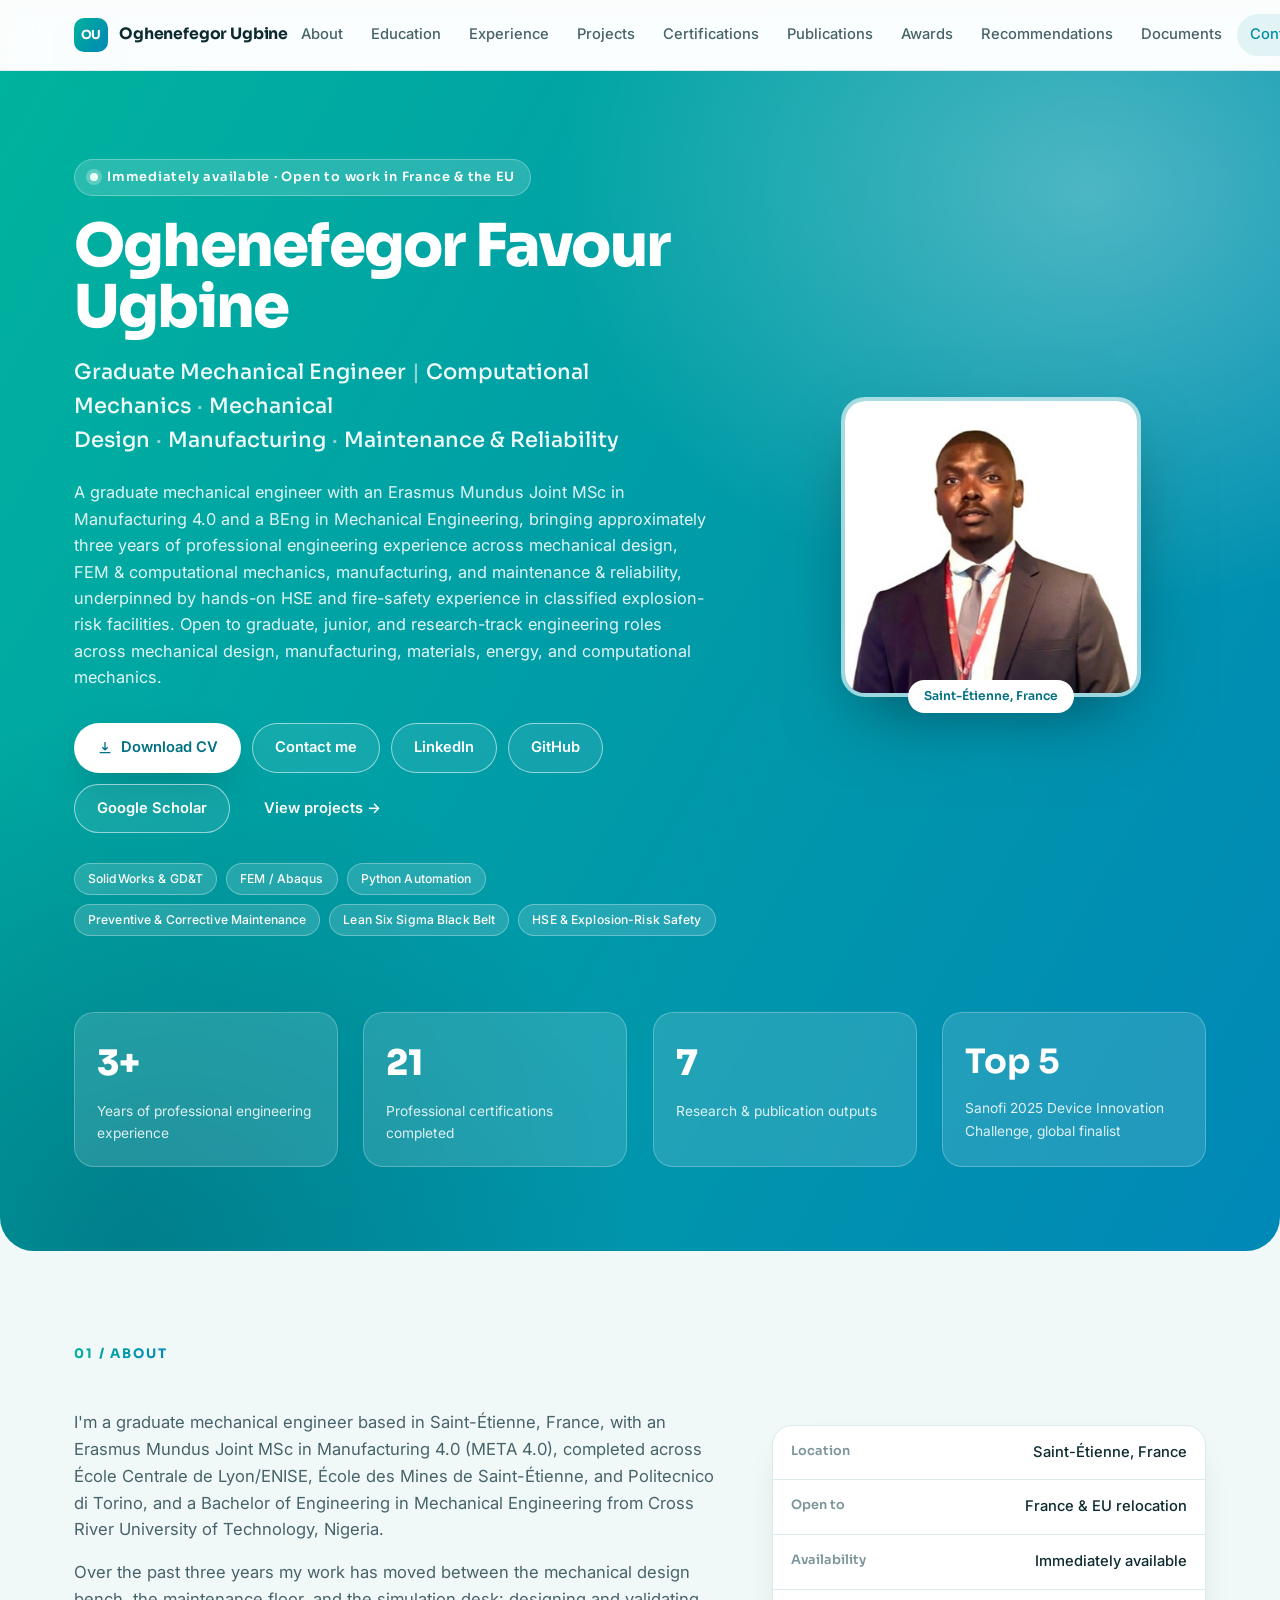
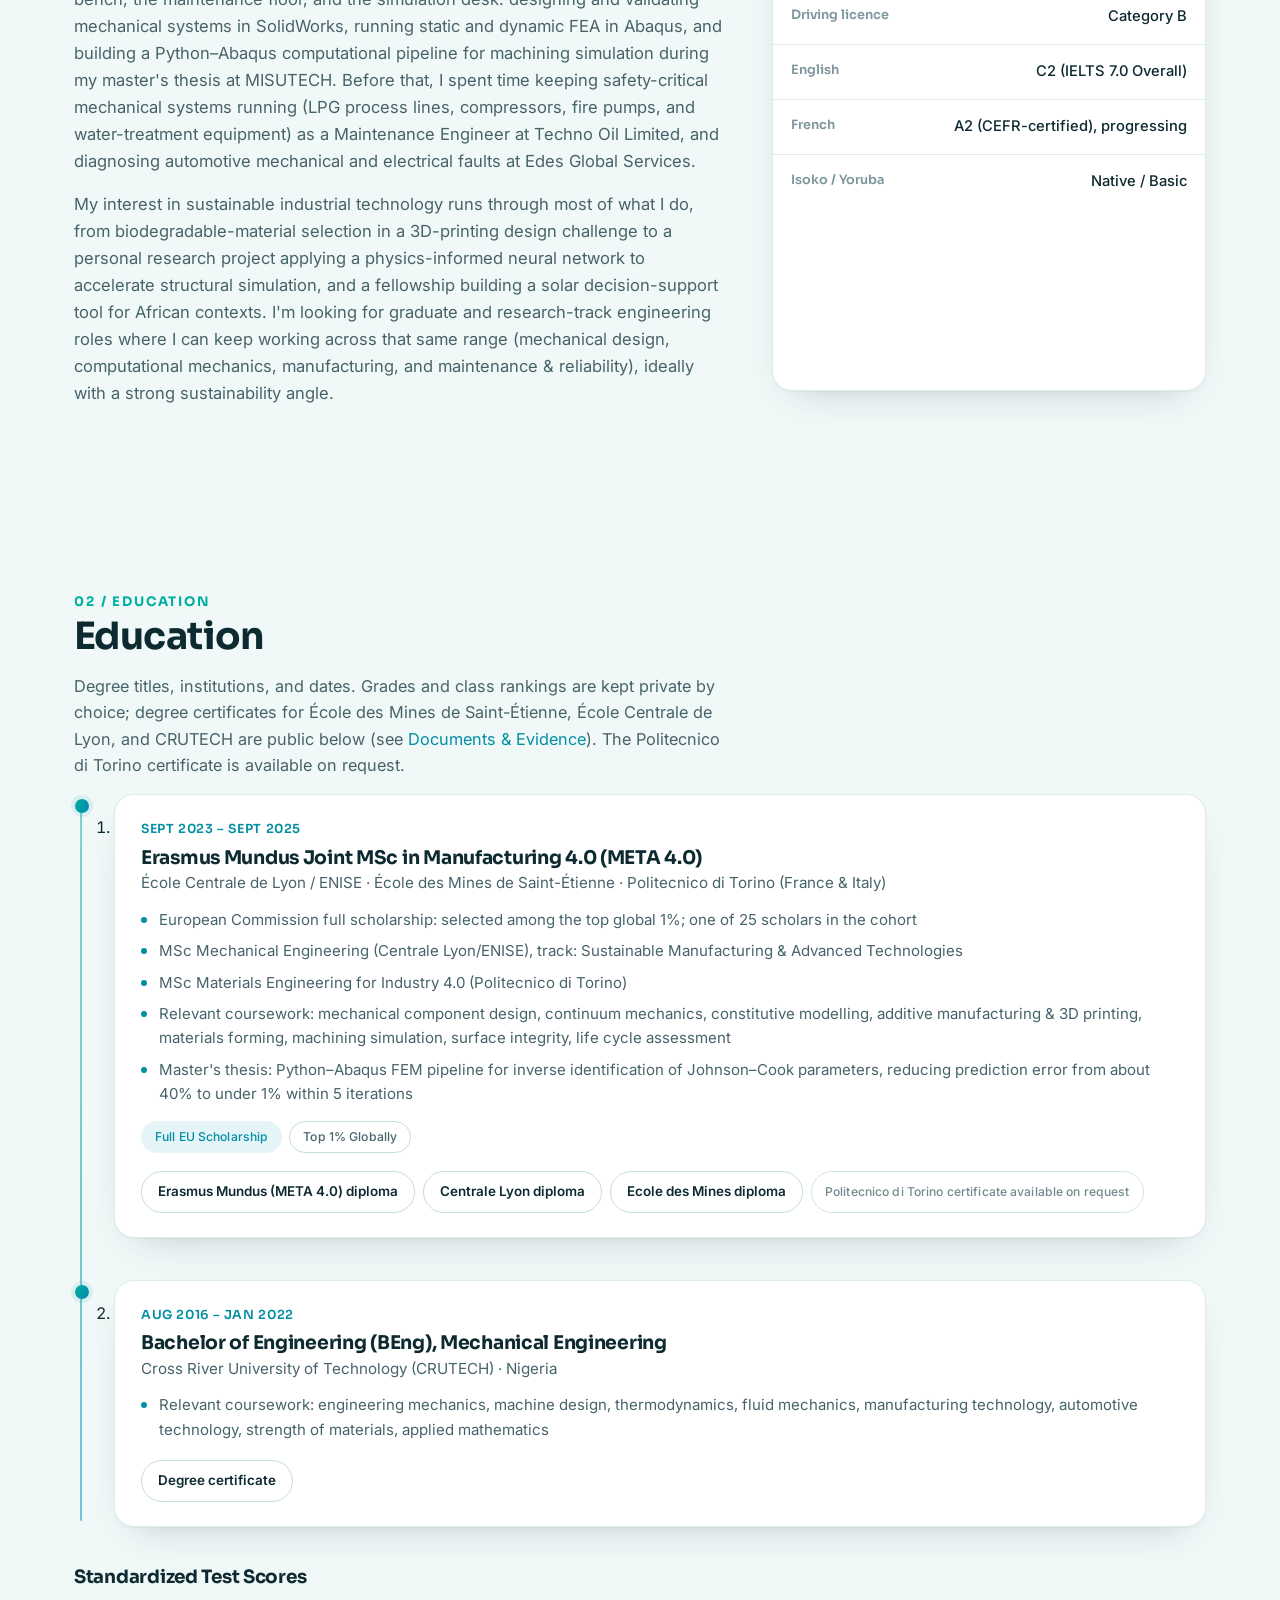
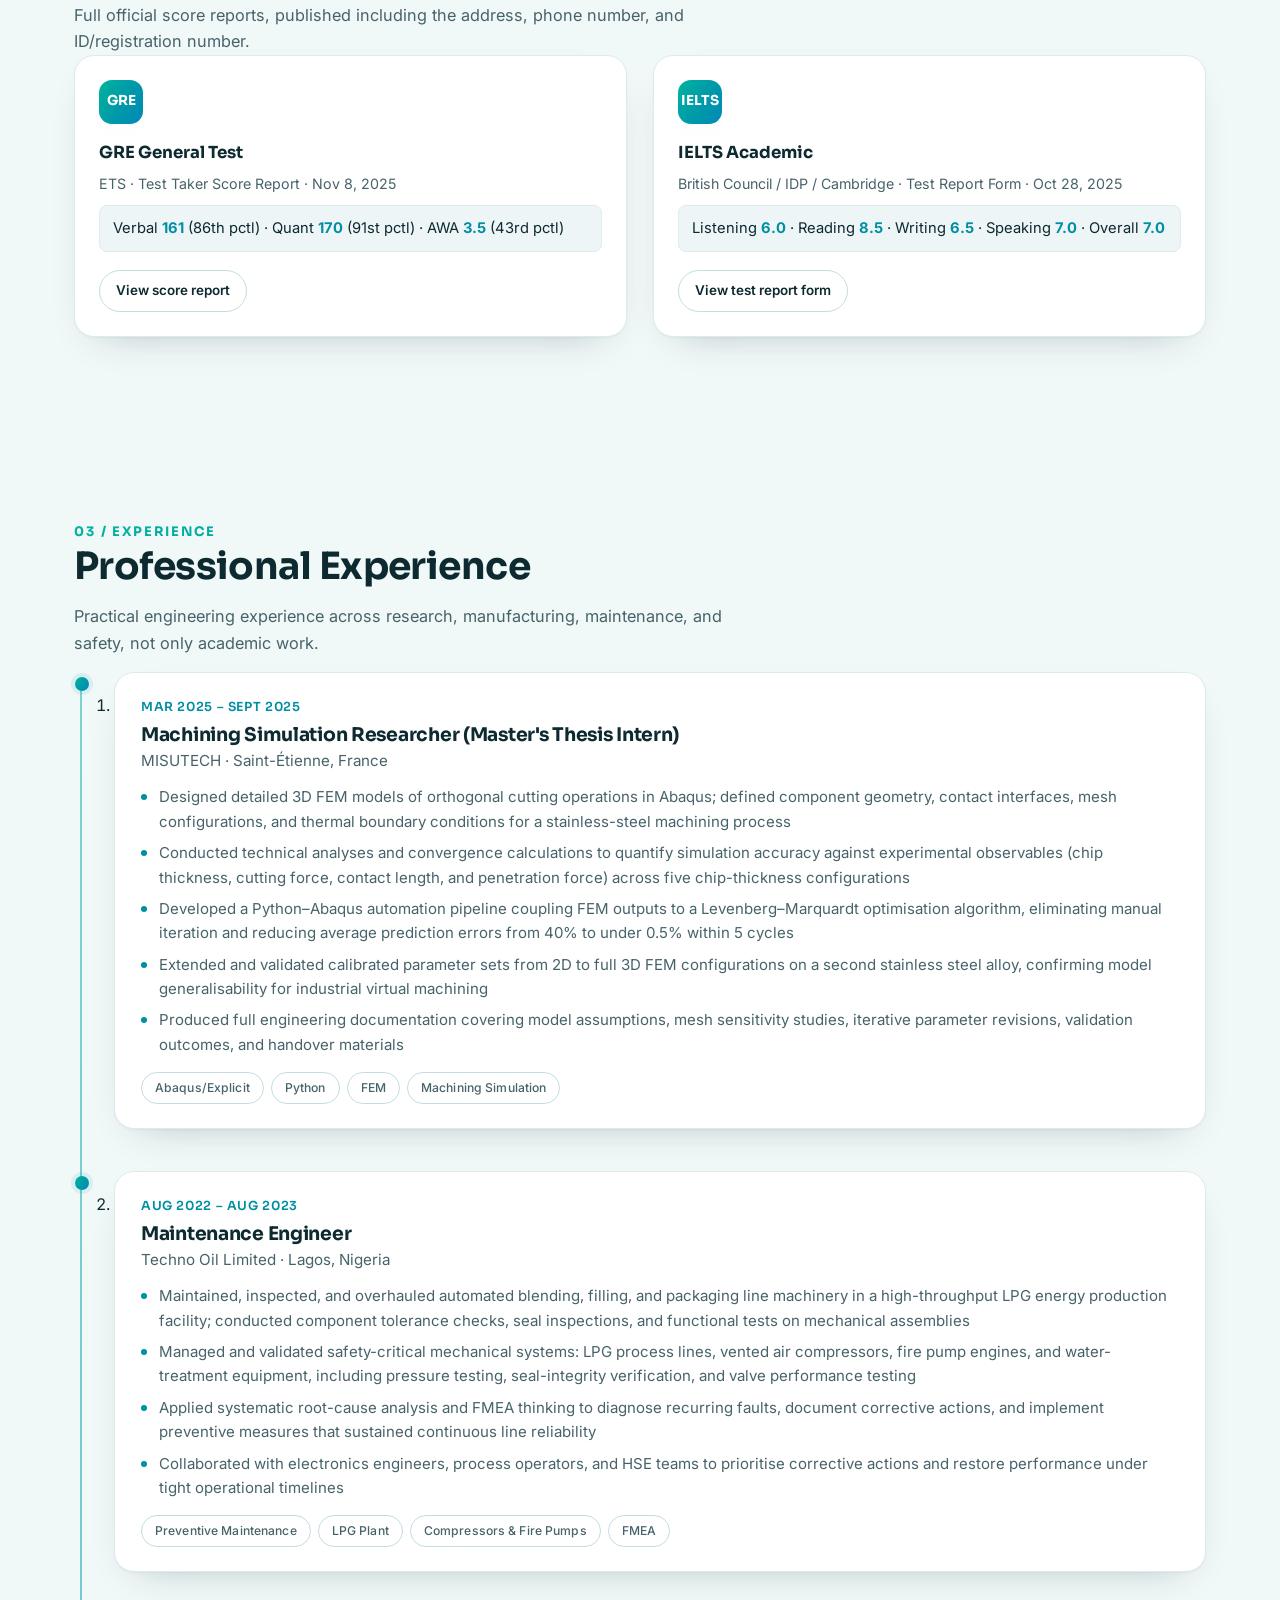
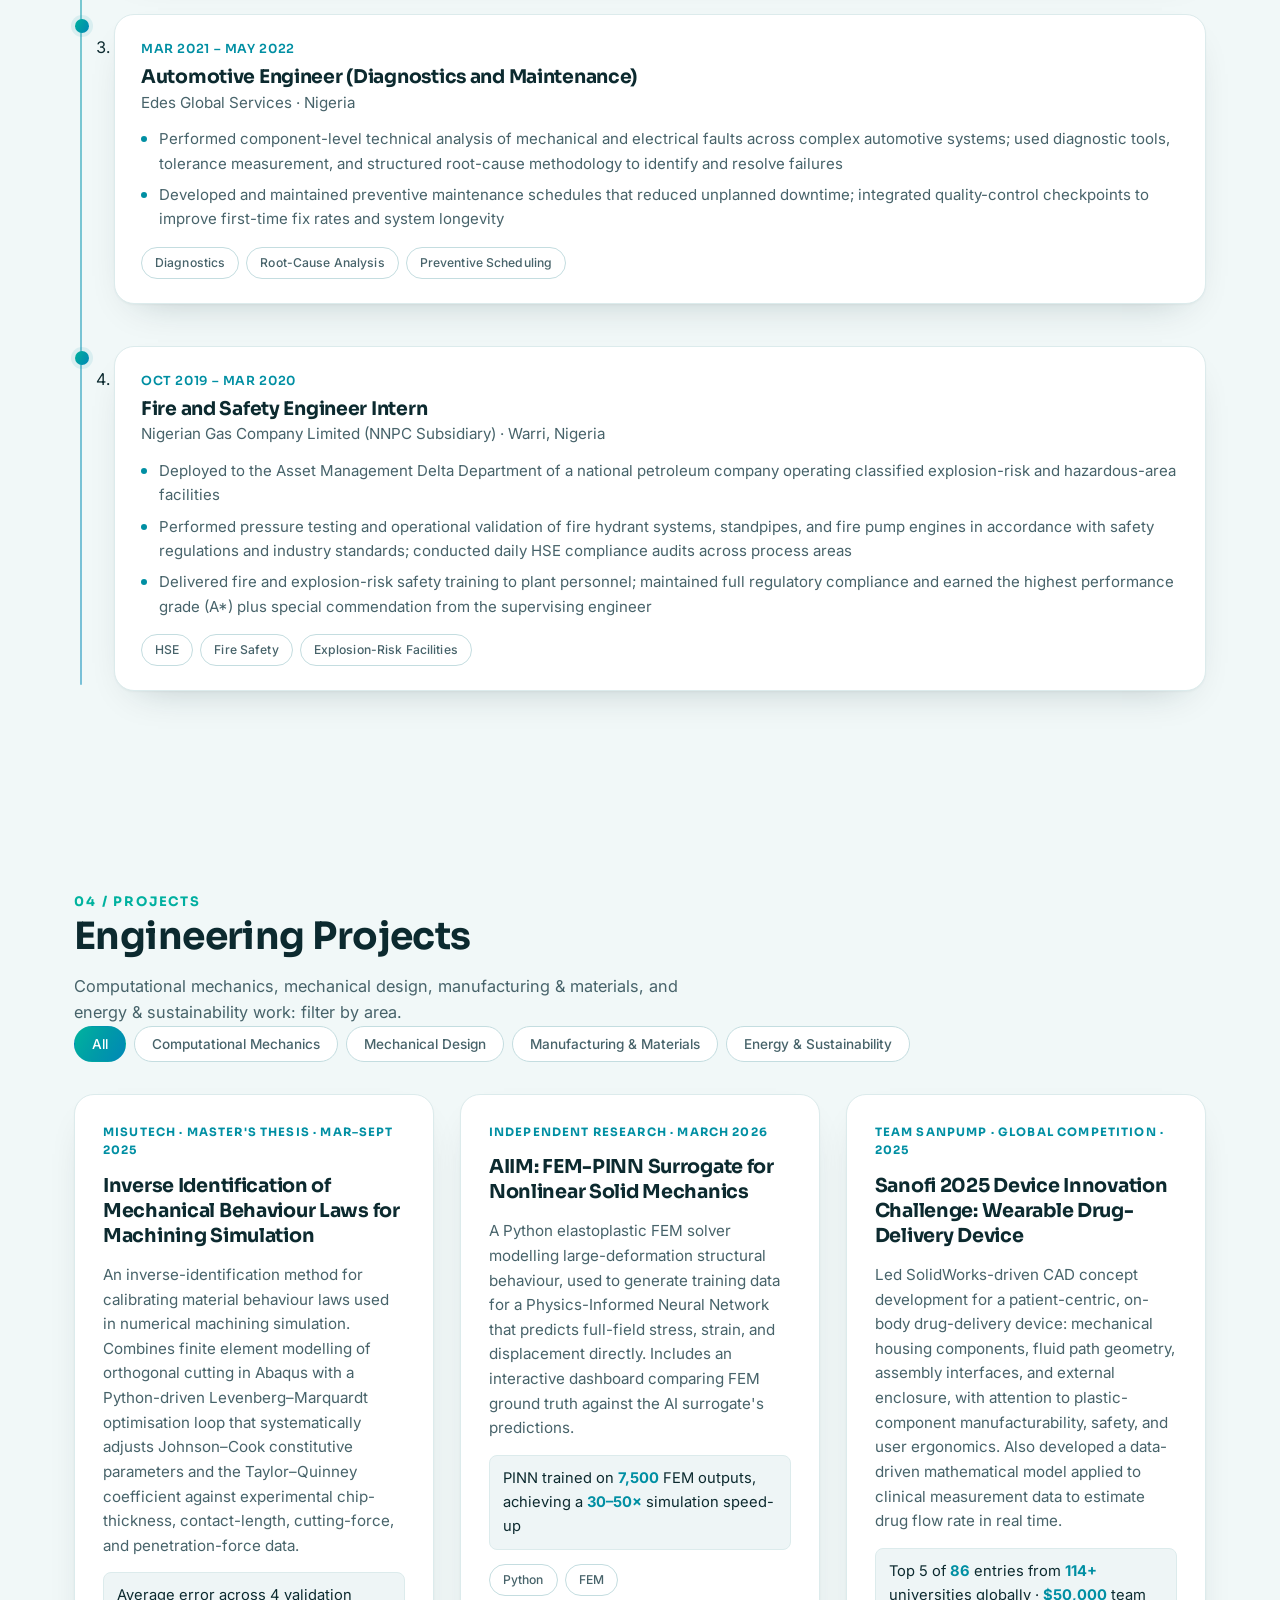
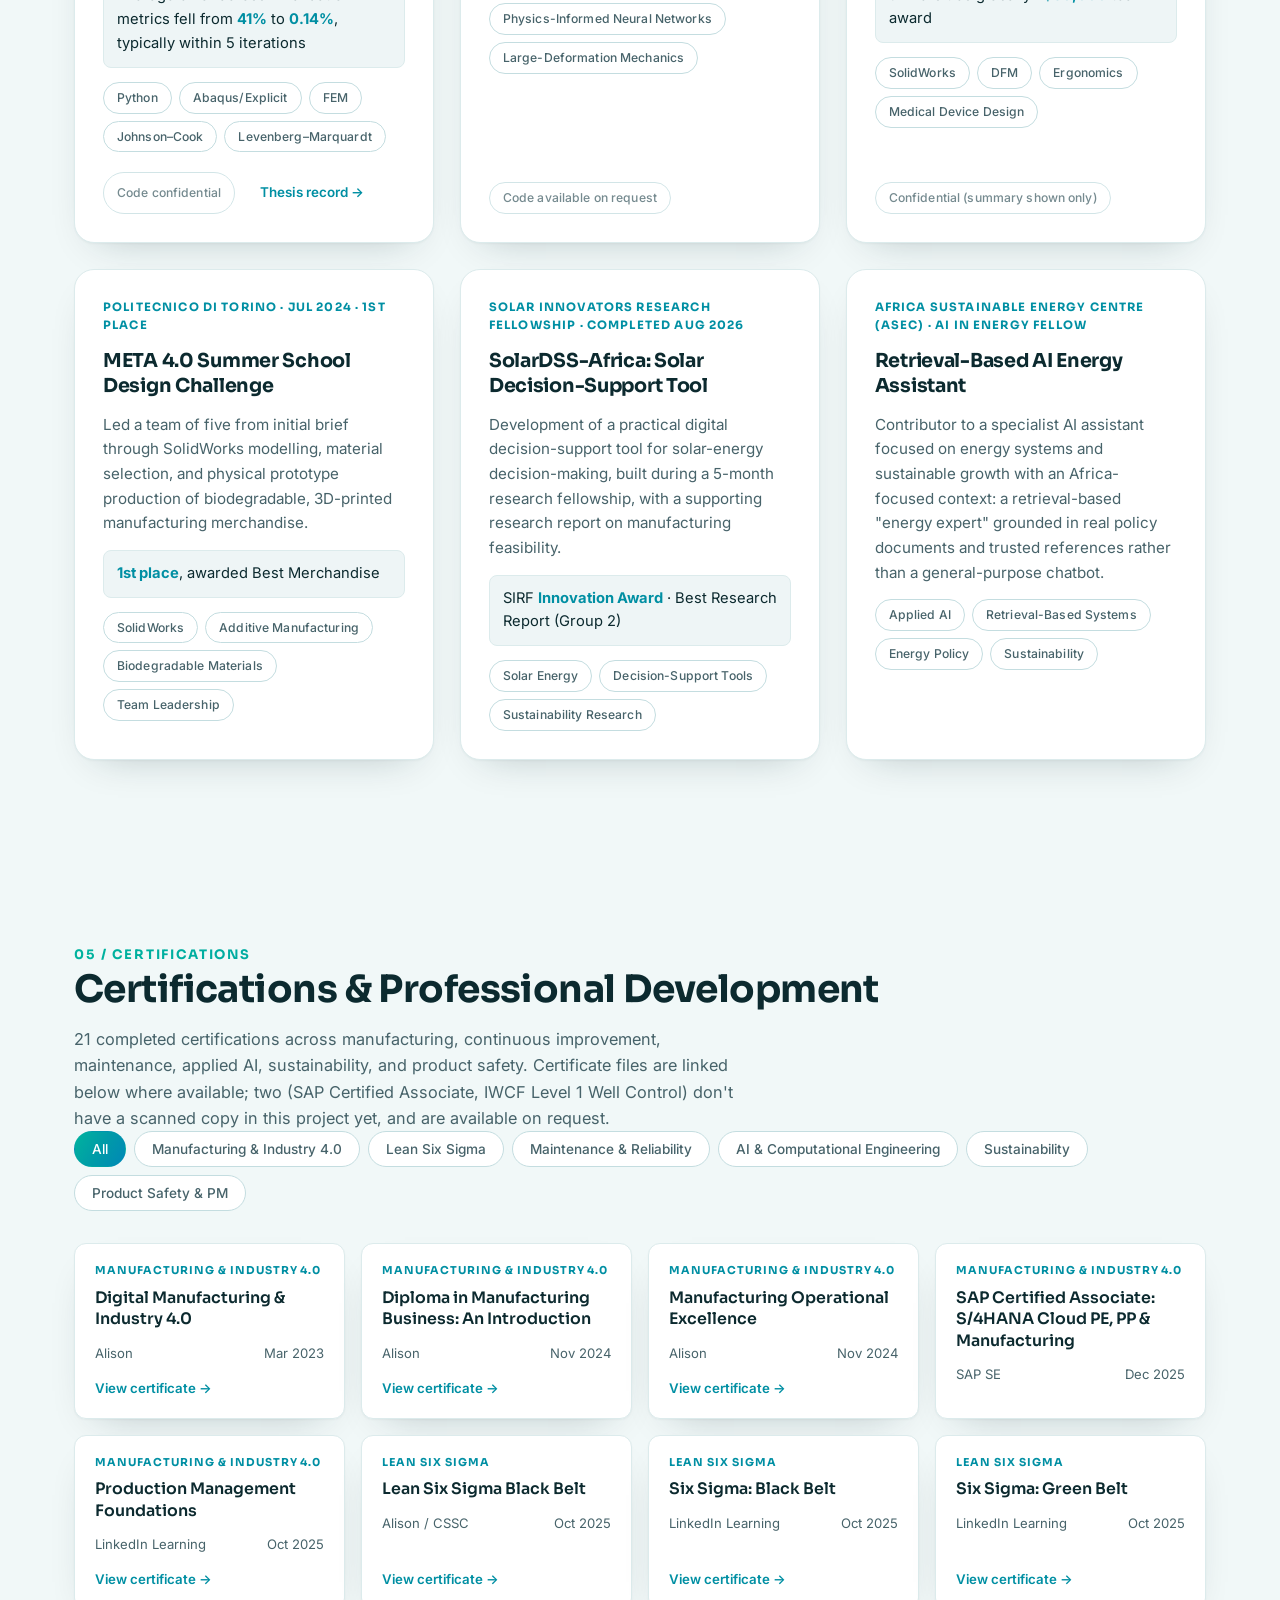
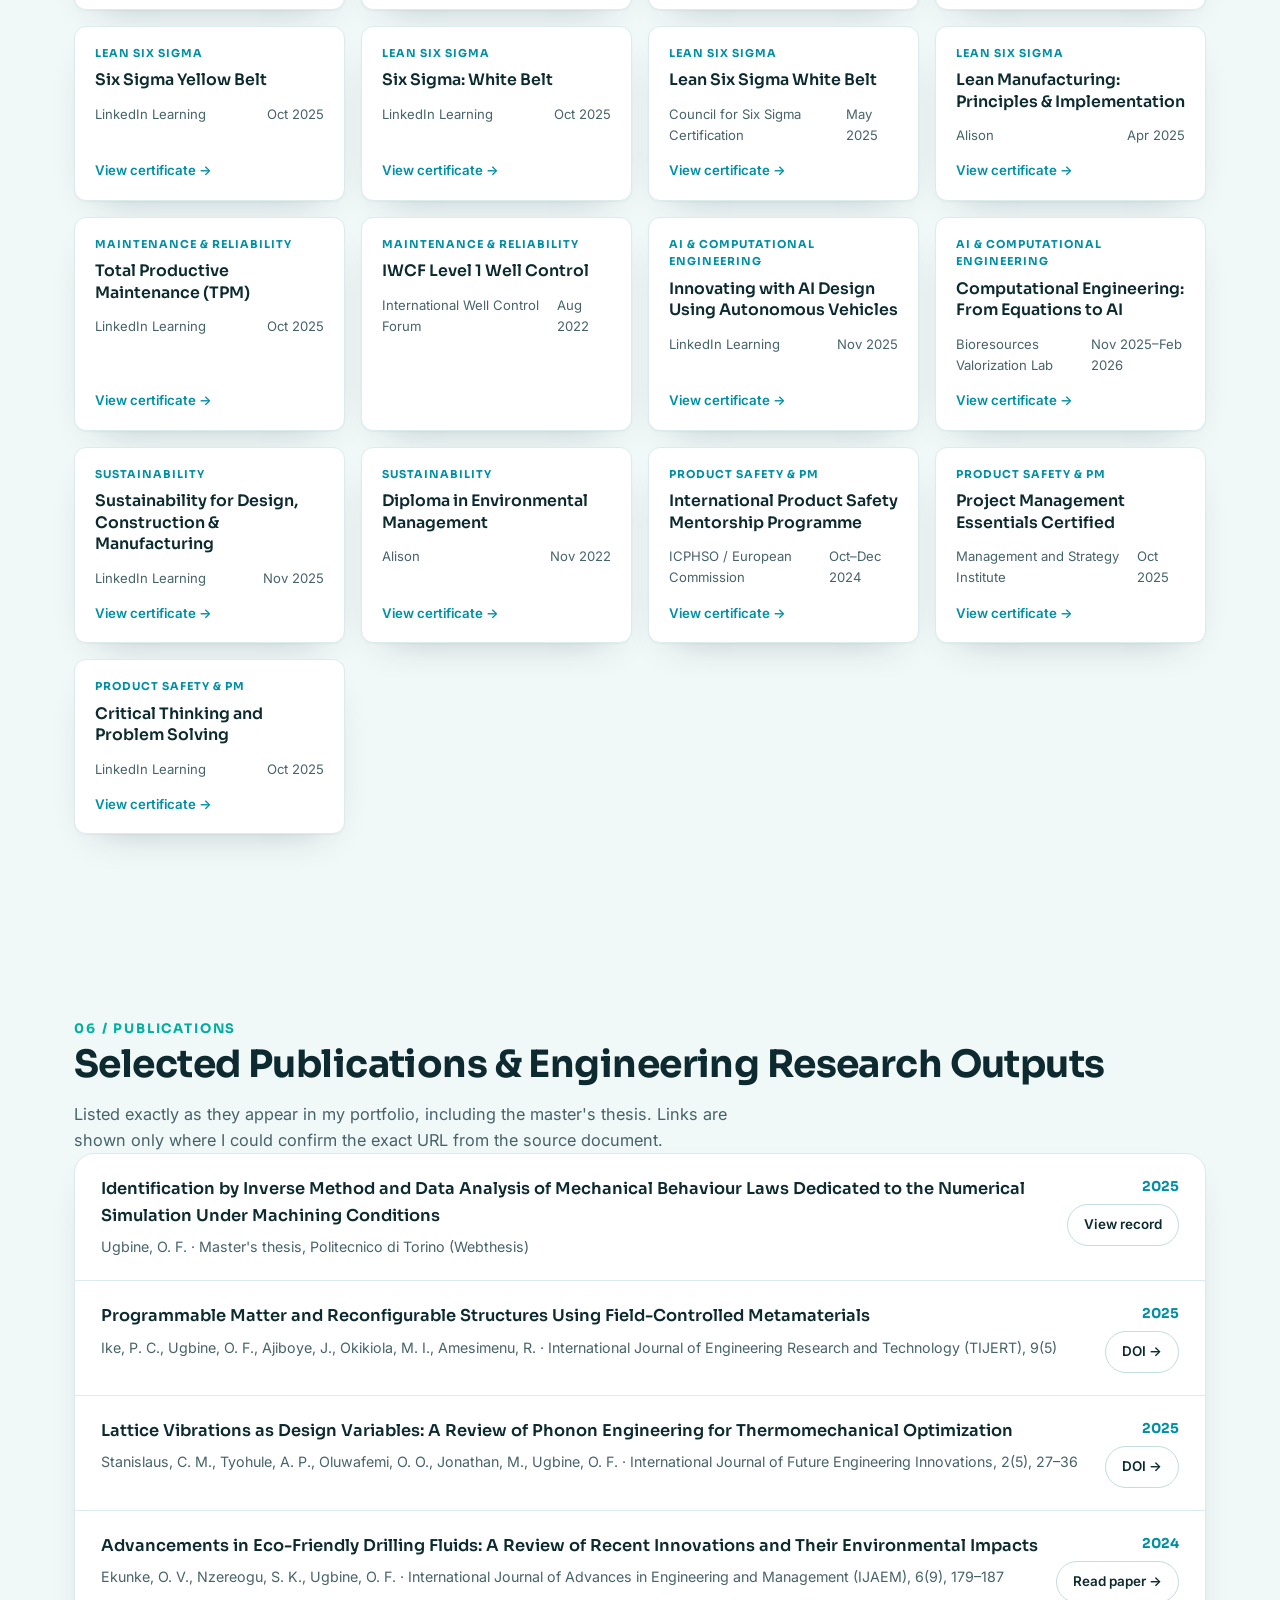
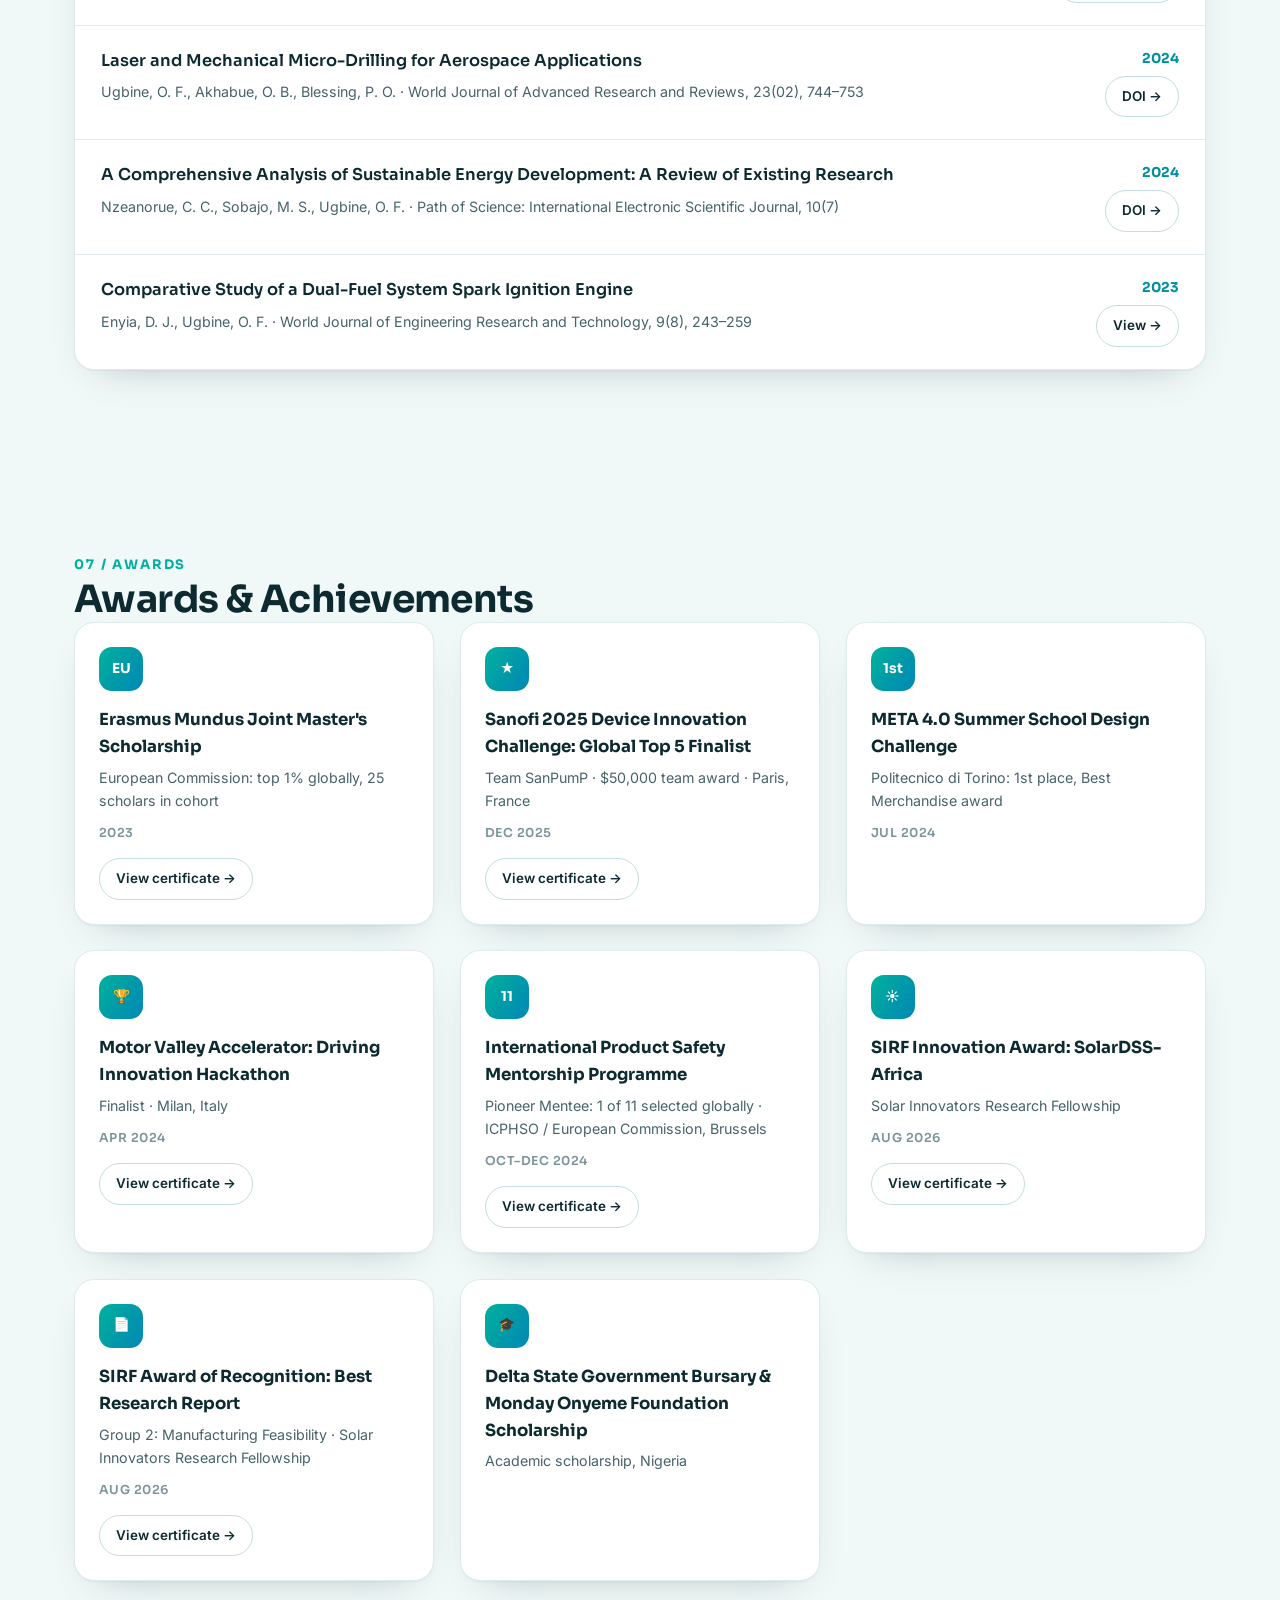
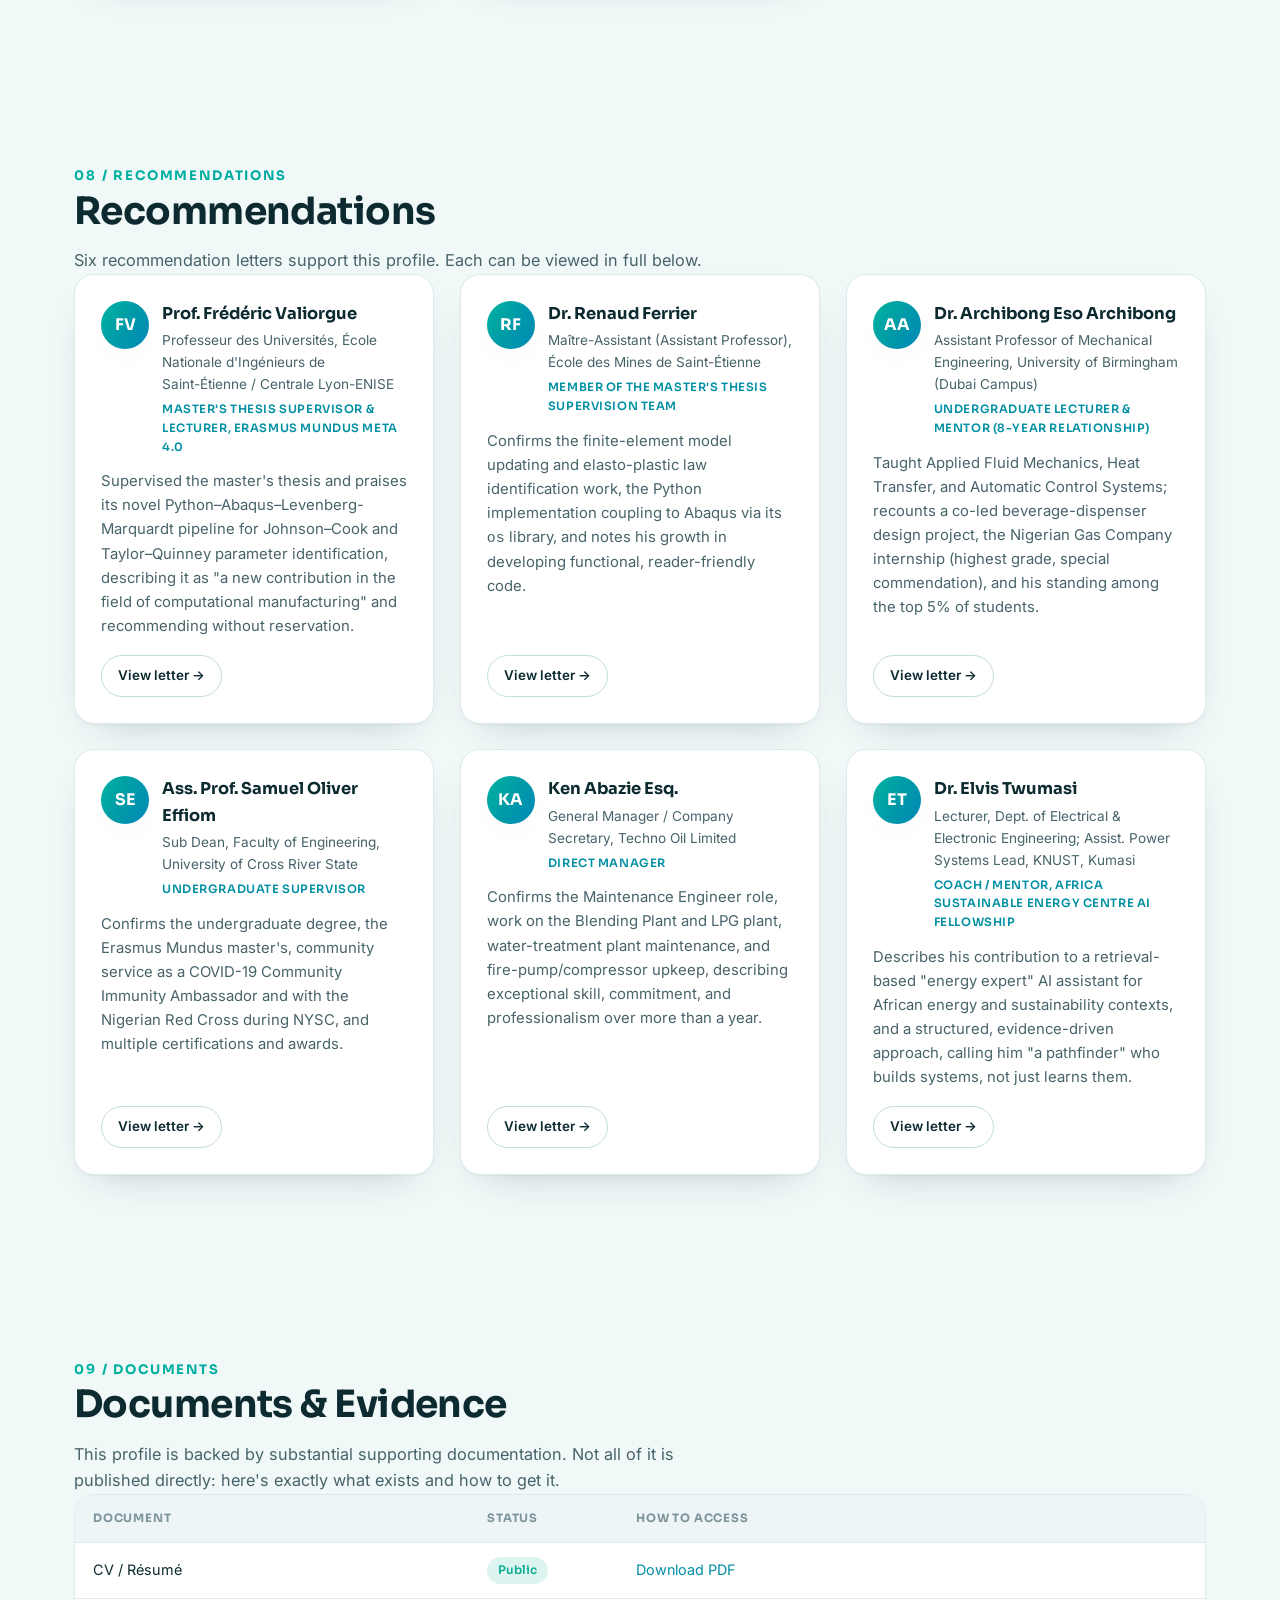
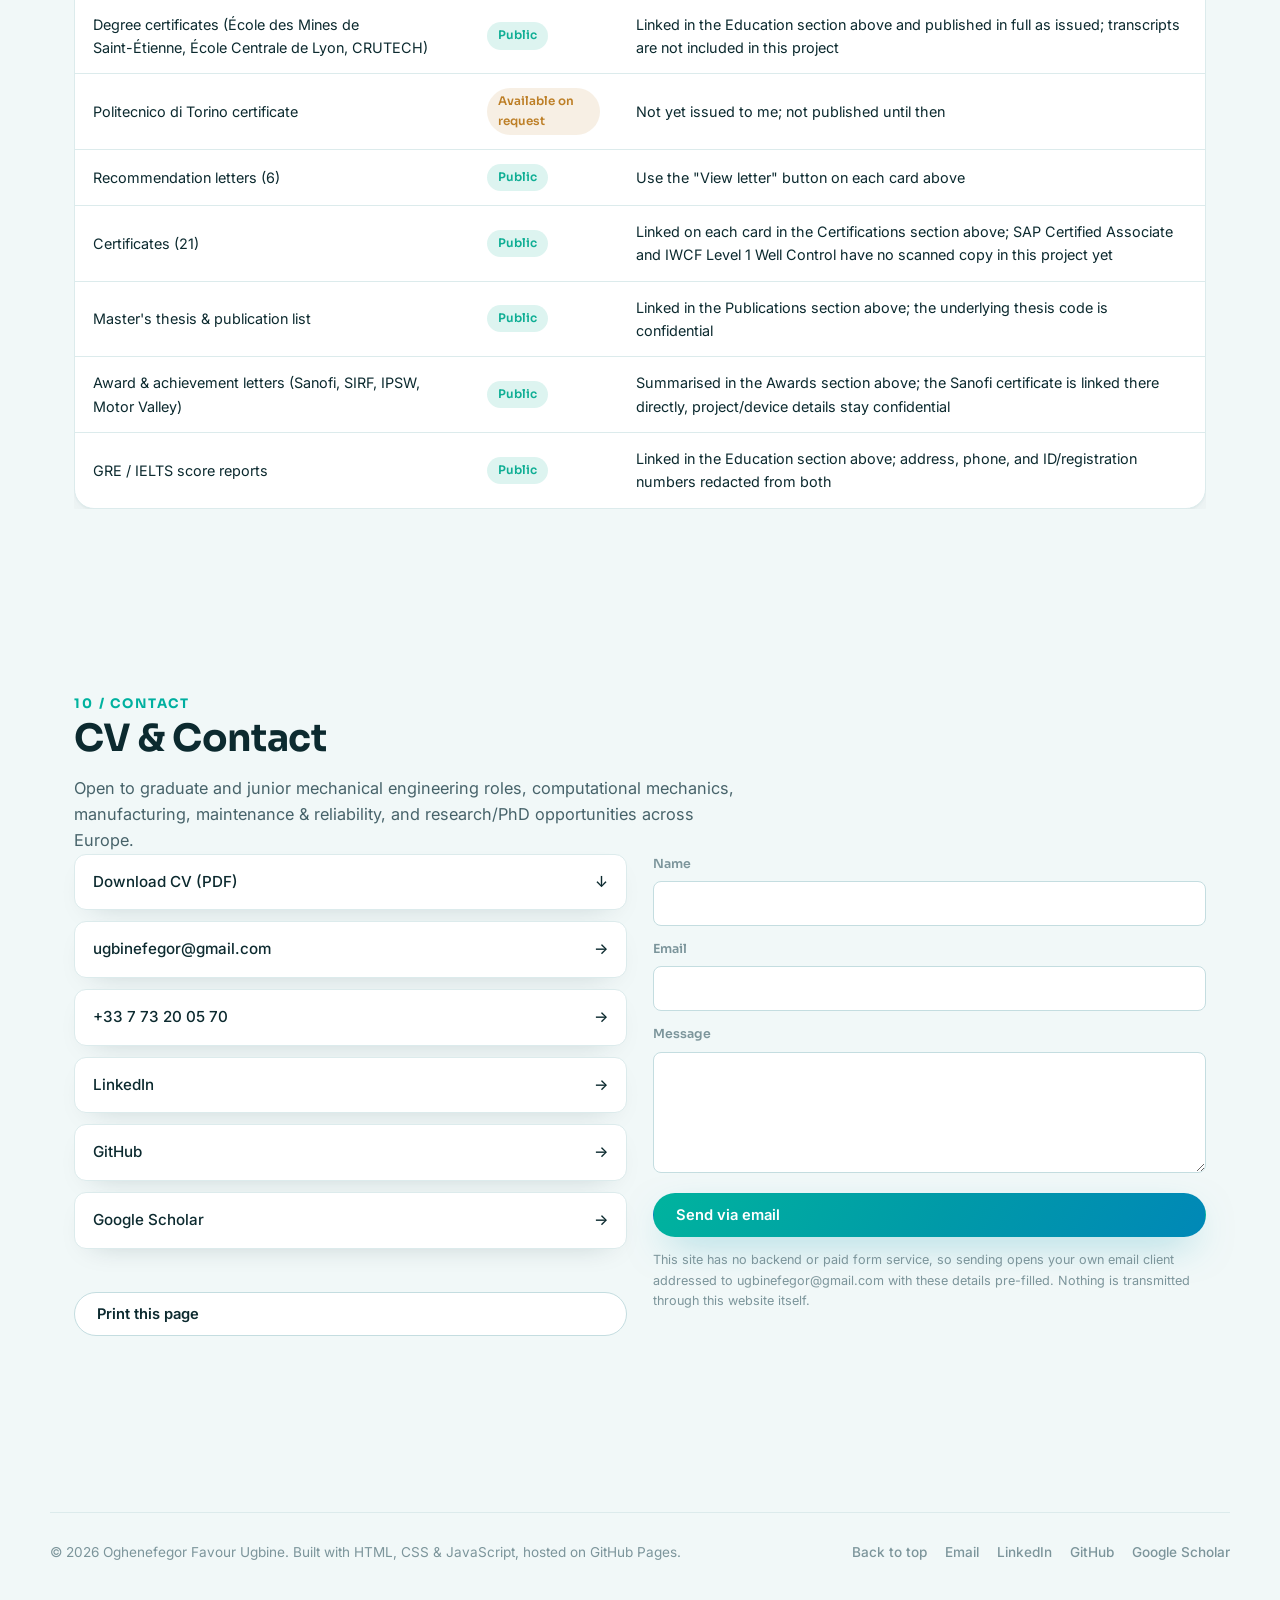
<file: index.html>
<!doctype html>
<html lang="en">
<head>
<meta charset="UTF-8" />
<meta name="viewport" content="width=device-width, initial-scale=1" />
<title>Oghenefegor Favour Ugbine | Graduate Mechanical Engineer</title>
<meta name="description" content="Portfolio of Oghenefegor Favour Ugbine, Graduate Mechanical Engineer specialising in computational mechanics, mechanical design, manufacturing, and maintenance &amp; reliability. Erasmus Mundus MSc in Manufacturing 4.0, BEng Mechanical Engineering." />
<meta name="author" content="Oghenefegor Favour Ugbine" />
<meta name="robots" content="index, follow" />
<link rel="canonical" href="https://oghenefegorugbine.github.io/" />

<!-- Open Graph -->
<meta property="og:type" content="website" />
<meta property="og:title" content="Oghenefegor Favour Ugbine | Graduate Mechanical Engineer" />
<meta property="og:description" content="Computational mechanics · mechanical design · manufacturing · maintenance &amp; reliability. Erasmus Mundus MSc in Manufacturing 4.0, BEng Mechanical Engineering." />
<meta property="og:image" content="assets/images/headshot.jpg" />
<meta property="og:url" content="https://oghenefegorugbine.github.io/" />
<meta name="twitter:card" content="summary" />
<meta name="twitter:title" content="Oghenefegor Favour Ugbine | Graduate Mechanical Engineer" />
<meta name="twitter:description" content="Computational mechanics · mechanical design · manufacturing · maintenance &amp; reliability." />
<meta name="twitter:image" content="assets/images/headshot.jpg" />

<link rel="icon" type="image/svg+xml" href="assets/icons/favicon.svg" />
<link rel="preconnect" href="https://fonts.googleapis.com" />
<link rel="preconnect" href="https://fonts.gstatic.com" crossorigin />
<link href="https://fonts.googleapis.com/css2?family=Inter:wght@400;500;600;700&family=Sora:wght@500;600;700;800&display=swap" rel="stylesheet" />
<link rel="stylesheet" href="style.css" />

<script type="application/ld+json">
{
  "@context": "https://schema.org",
  "@type": "Person",
  "name": "Oghenefegor Favour Ugbine",
  "jobTitle": "Graduate Mechanical Engineer",
  "url": "https://oghenefegorugbine.github.io/",
  "email": "mailto:ugbinefegor@gmail.com",
  "address": { "@type": "PostalAddress", "addressLocality": "Saint-Étienne", "addressCountry": "FR" },
  "sameAs": [
    "https://www.linkedin.com/in/oghenefegor-favour-ugbine-377988121",
    "https://github.com/OghenefegorUgbine",
    "https://scholar.google.com/citations?user=vO5_MDQAAAAJ&hl=en"
  ],
  "alumniOf": [
    { "@type": "CollegeOrUniversity", "name": "École Centrale de Lyon / ENISE" },
    { "@type": "CollegeOrUniversity", "name": "Politecnico di Torino" },
    { "@type": "CollegeOrUniversity", "name": "École des Mines de Saint-Étienne" },
    { "@type": "CollegeOrUniversity", "name": "Cross River University of Technology" }
  ]
}
</script>
</head>
<body>
<a class="skip-link" href="#main">Skip to content</a>

<header class="site-header">
  <div class="container nav">
    <a class="brand" href="#top">
      <span class="brand-mark" aria-hidden="true">OU</span>
      <span>Oghenefegor&nbsp;Ugbine</span>
    </a>

    <nav class="nav-links" id="nav-links" aria-label="Primary">
      <a href="#about">About</a>
      <a href="#education">Education</a>
      <a href="#experience">Experience</a>
      <a href="#projects">Projects</a>
      <a href="#certifications">Certifications</a>
      <a href="#publications">Publications</a>
      <a href="#awards">Awards</a>
      <a href="#recommendations">Recommendations</a>
      <a href="#documents">Documents</a>
      <a href="#contact">Contact</a>
    </nav>

    <div class="nav-actions">
      <button class="icon-btn" id="theme-toggle" type="button" aria-pressed="false" title="Toggle light / dark mode">
        <svg class="icon-sun hidden" width="18" height="18" viewBox="0 0 24 24" fill="none" stroke="currentColor" stroke-width="2" aria-hidden="true"><circle cx="12" cy="12" r="4"/><path d="M12 2v2M12 20v2M4.9 4.9l1.4 1.4M17.7 17.7l1.4 1.4M2 12h2M20 12h2M4.9 19.1l1.4-1.4M17.7 6.3l1.4-1.4"/></svg>
        <svg class="icon-moon" width="18" height="18" viewBox="0 0 24 24" fill="none" stroke="currentColor" stroke-width="2" aria-hidden="true"><path d="M21 12.8A9 9 0 1 1 11.2 3a7 7 0 0 0 9.8 9.8z"/></svg>
        <span class="visually-hidden" style="position:absolute;width:1px;height:1px;overflow:hidden;clip:rect(0,0,0,0);">Toggle theme</span>
      </button>
      <button class="icon-btn nav-toggle" id="nav-toggle" type="button" aria-expanded="false" aria-controls="nav-links" title="Menu">
        <svg width="18" height="18" viewBox="0 0 24 24" fill="none" stroke="currentColor" stroke-width="2" aria-hidden="true"><path d="M3 6h18M3 12h18M3 18h18"/></svg>
      </button>
    </div>
  </div>
</header>

<main id="main">

  <!-- ================= HOME / HERO ================= -->
  <section id="top" class="hero">
    <div class="container hero-grid">
      <div>
        <p class="eyebrow">Immediately available · Open to work in France &amp; the EU</p>
        <h1 class="hero-name">Oghenefegor Favour Ugbine</h1>
        <p class="hero-headline">Graduate Mechanical Engineer<span class="sep">|</span>Computational Mechanics<span class="sep">·</span>Mechanical Design<span class="sep">·</span>Manufacturing<span class="sep">·</span>Maintenance &amp; Reliability</p>
        <p class="hero-value">A graduate mechanical engineer with an Erasmus Mundus Joint MSc in Manufacturing 4.0 and a BEng in Mechanical Engineering, bringing approximately three years of professional engineering experience across mechanical design, FEM &amp; computational mechanics, manufacturing, and maintenance &amp; reliability, underpinned by hands-on HSE and fire-safety experience in classified explosion-risk facilities. Open to graduate, junior, and research-track engineering roles across mechanical design, manufacturing, materials, energy, and computational mechanics.</p>

        <div class="hero-actions">
          <a class="btn btn-primary" href="assets/documents/Oghenefegor_Favour_Ugbine_CV.pdf" download>
            <svg width="16" height="16" viewBox="0 0 24 24" fill="none" stroke="currentColor" stroke-width="2" aria-hidden="true"><path d="M12 3v12m0 0l-4-4m4 4l4-4M4 19h16"/></svg>
            Download CV
          </a>
          <a class="btn btn-outline" href="#contact">Contact me</a>
          <a class="btn btn-outline" href="https://www.linkedin.com/in/oghenefegor-favour-ugbine-377988121" target="_blank" rel="noopener noreferrer">LinkedIn</a>
          <a class="btn btn-outline" href="https://github.com/OghenefegorUgbine" target="_blank" rel="noopener noreferrer">GitHub</a>
          <a class="btn btn-outline" href="https://scholar.google.com/citations?user=vO5_MDQAAAAJ&amp;hl=en" target="_blank" rel="noopener noreferrer">Google Scholar</a>
          <a class="btn btn-ghost" href="#projects">View projects &rarr;</a>
        </div>

        <div class="hero-tags">
          <span class="tag">SolidWorks &amp; GD&amp;T</span>
          <span class="tag">FEM / Abaqus</span>
          <span class="tag">Python Automation</span>
          <span class="tag">Preventive &amp; Corrective Maintenance</span>
          <span class="tag">Lean Six Sigma Black Belt</span>
          <span class="tag">HSE &amp; Explosion-Risk Safety</span>
        </div>
      </div>

      <div class="hero-portrait">
        <div class="portrait-frame">
          <span class="portrait-corner tl"></span><span class="portrait-corner tr"></span>
          <span class="portrait-corner bl"></span><span class="portrait-corner br"></span>
          <img src="assets/images/headshot.jpg" alt="Portrait of Oghenefegor Favour Ugbine" width="360" height="352" />
        </div>
        <span class="portrait-label">Saint-Étienne, France</span>
      </div>
    </div>

    <div class="container stat-row reveal">
      <div class="stat"><div class="stat-num" data-count-to="3" data-suffix="+">0</div><div class="stat-label">Years of professional engineering experience</div></div>
      <div class="stat"><div class="stat-num" data-count-to="21" data-suffix="">0</div><div class="stat-label">Professional certifications completed</div></div>
      <div class="stat"><div class="stat-num" data-count-to="7" data-suffix="">0</div><div class="stat-label">Research &amp; publication outputs</div></div>
      <div class="stat"><div class="stat-num mono" style="font-size:clamp(1.6rem,3vw,2.1rem);font-weight:700;color:var(--accent);">Top 5</div><div class="stat-label">Sanofi 2025 Device Innovation Challenge, global finalist</div></div>
    </div>
  </section>

  <!-- ================= ABOUT ================= -->
  <section id="about">
    <div class="container">
      <div class="section-head reveal">
        <span class="section-index">01 / About</span>
      </div>
      <div class="about-grid">
        <div class="about-body reveal">
          <p>I'm a graduate mechanical engineer based in Saint-Étienne, France, with an Erasmus Mundus Joint MSc in Manufacturing 4.0 (META 4.0), completed across École Centrale de Lyon/ENISE, École des Mines de Saint-Étienne, and Politecnico di Torino, and a Bachelor of Engineering in Mechanical Engineering from Cross River University of Technology, Nigeria.</p>
          <p>Over the past three years my work has moved between the mechanical design bench, the maintenance floor, and the simulation desk: designing and validating mechanical systems in SolidWorks, running static and dynamic FEA in Abaqus, and building a Python&ndash;Abaqus computational pipeline for machining simulation during my master's thesis at MISUTECH. Before that, I spent time keeping safety-critical mechanical systems running (LPG process lines, compressors, fire pumps, and water-treatment equipment) as a Maintenance Engineer at Techno Oil Limited, and diagnosing automotive mechanical and electrical faults at Edes Global Services.</p>
          <p>My interest in sustainable industrial technology runs through most of what I do, from biodegradable-material selection in a 3D-printing design challenge to a personal research project applying a physics-informed neural network to accelerate structural simulation, and a fellowship building a solar decision-support tool for African contexts. I'm looking for graduate and research-track engineering roles where I can keep working across that same range (mechanical design, computational mechanics, manufacturing, and maintenance &amp; reliability), ideally with a strong sustainability angle.</p>
        </div>
        <dl class="about-facts reveal">
          <div class="about-fact"><dt>Location</dt><dd>Saint-Étienne, France</dd></div>
          <div class="about-fact"><dt>Open to</dt><dd>France &amp; EU relocation</dd></div>
          <div class="about-fact"><dt>Availability</dt><dd>Immediately available</dd></div>
          <div class="about-fact"><dt>Driving licence</dt><dd>Category B</dd></div>
          <div class="about-fact"><dt>English</dt><dd>C2 (<a href="#education" style="color:inherit;">IELTS 7.0 Overall</a>)</dd></div>
          <div class="about-fact"><dt>French</dt><dd>A2 (CEFR-certified), progressing</dd></div>
          <div class="about-fact"><dt>Isoko / Yoruba</dt><dd>Native / Basic</dd></div>
        </dl>
      </div>
    </div>
  </section>

  <!-- ================= EDUCATION ================= -->
  <section id="education">
    <div class="container">
      <div class="section-head-row reveal">
        <span class="section-index">02 / Education</span>
        <h2 class="section-title">Education</h2>
        <p class="section-sub">Degree titles, institutions, and dates. Grades and class rankings are kept private by choice; degree certificates for École des Mines de Saint-Étienne, École Centrale de Lyon, and CRUTECH are public below (see <a href="#documents" style="color:var(--accent);">Documents &amp; Evidence</a>). The Politecnico di Torino certificate is available on request.</p>
      </div>

      <ol class="timeline">
        <li class="timeline-item reveal">
          <span class="timeline-dot" aria-hidden="true"></span>
          <div class="timeline-card">
            <div class="timeline-when">SEPT 2023 &ndash; SEPT 2025</div>
            <h3 class="timeline-title">Erasmus Mundus Joint MSc in Manufacturing 4.0 (META 4.0)</h3>
            <p class="timeline-org">École Centrale de Lyon / ENISE &middot; École des Mines de Saint-Étienne &middot; Politecnico di Torino (France &amp; Italy)</p>
            <ul class="timeline-list">
              <li>European Commission full scholarship: selected among the top global 1%; one of 25 scholars in the cohort</li>
              <li>MSc Mechanical Engineering (Centrale Lyon/ENISE), track: Sustainable Manufacturing &amp; Advanced Technologies</li>
              <li>MSc Materials Engineering for Industry 4.0 (Politecnico di Torino)</li>
              <li>Relevant coursework: mechanical component design, continuum mechanics, constitutive modelling, additive manufacturing &amp; 3D printing, materials forming, machining simulation, surface integrity, life cycle assessment</li>
              <li>Master's thesis: Python&ndash;Abaqus FEM pipeline for inverse identification of Johnson&ndash;Cook parameters, reducing prediction error from about 40% to under 1% within 5 iterations</li>
            </ul>
            <div class="timeline-tags"><span class="tag tag-accent">Full EU Scholarship</span><span class="tag">Top 1% Globally</span></div>
            <div class="project-links" style="margin-top:.75rem;">
              <a class="btn btn-sm btn-outline" href="documents/degree-certificates/erasmus-mundus-meta4-master-certificate.pdf" target="_blank" rel="noopener noreferrer">Erasmus Mundus (META 4.0) diploma</a>
              <a class="btn btn-sm btn-outline" href="documents/degree-certificates/centrale-lyon-master-diploma.pdf" target="_blank" rel="noopener noreferrer">Centrale Lyon diploma</a>
              <a class="btn btn-sm btn-outline" href="documents/degree-certificates/ecole-des-mines-master-diploma.pdf" target="_blank" rel="noopener noreferrer">Ecole des Mines diploma</a>
              <span class="tag" style="opacity:.75;">Politecnico di Torino certificate available on request</span>
            </div>
          </div>
        </li>

        <li class="timeline-item reveal">
          <span class="timeline-dot" aria-hidden="true"></span>
          <div class="timeline-card">
            <div class="timeline-when">AUG 2016 &ndash; JAN 2022</div>
            <h3 class="timeline-title">Bachelor of Engineering (BEng), Mechanical Engineering</h3>
            <p class="timeline-org">Cross River University of Technology (CRUTECH) &middot; Nigeria</p>
            <ul class="timeline-list">
              <li>Relevant coursework: engineering mechanics, machine design, thermodynamics, fluid mechanics, manufacturing technology, automotive technology, strength of materials, applied mathematics</li>
            </ul>
            <div class="project-links" style="margin-top:.75rem;">
              <a class="btn btn-sm btn-outline" href="documents/degree-certificates/crutech-bachelor-degree-certificate.pdf" target="_blank" rel="noopener noreferrer">Degree certificate</a>
            </div>
          </div>
        </li>
      </ol>

      <div class="section-head-row reveal" style="margin-top:2.5rem;">
        <h3 style="font-size:1.15rem;font-weight:700;">Standardized Test Scores</h3>
        <p class="section-sub">Full official score reports, published including the address, phone number, and ID/registration number.</p>
      </div>
      <div class="award-grid">
        <div class="award-card reveal">
          <div class="award-icon">GRE</div>
          <div class="award-title">GRE General Test</div>
          <div class="award-org">ETS &middot; Test Taker Score Report &middot; Nov 8, 2025</div>
          <div class="project-stat" style="margin-top:10px;">Verbal <span>161</span> (86th pctl) &middot; Quant <span>170</span> (91st pctl) &middot; AWA <span>3.5</span> (43rd pctl)</div>
          <div class="project-links" style="margin-top:.75rem;">
            <a class="btn btn-sm btn-outline" href="documents/test-scores/gre-general-test-score-report.pdf" target="_blank" rel="noopener noreferrer">View score report</a>
          </div>
        </div>
        <div class="award-card reveal">
          <div class="award-icon">IELTS</div>
          <div class="award-title">IELTS Academic</div>
          <div class="award-org">British Council / IDP / Cambridge &middot; Test Report Form &middot; Oct 28, 2025</div>
          <div class="project-stat" style="margin-top:10px;">Listening <span>6.0</span> &middot; Reading <span>8.5</span> &middot; Writing <span>6.5</span> &middot; Speaking <span>7.0</span> &middot; Overall <span>7.0</span></div>
          <div class="project-links" style="margin-top:.75rem;">
            <a class="btn btn-sm btn-outline" href="documents/test-scores/ielts-academic-test-report-form.pdf" target="_blank" rel="noopener noreferrer">View test report form</a>
          </div>
        </div>
      </div>
    </div>
  </section>

  <!-- ================= EXPERIENCE ================= -->
  <section id="experience">
    <div class="container">
      <div class="section-head-row reveal">
        <span class="section-index">03 / Experience</span>
        <h2 class="section-title">Professional Experience</h2>
        <p class="section-sub">Practical engineering experience across research, manufacturing, maintenance, and safety, not only academic work.</p>
      </div>

      <ol class="timeline">
        <li class="timeline-item reveal">
          <span class="timeline-dot" aria-hidden="true"></span>
          <div class="timeline-card">
            <div class="timeline-when">MAR 2025 &ndash; SEPT 2025</div>
            <h3 class="timeline-title">Machining Simulation Researcher (Master's Thesis Intern)</h3>
            <p class="timeline-org">MISUTECH &middot; Saint-Étienne, France</p>
            <ul class="timeline-list">
              <li>Designed detailed 3D FEM models of orthogonal cutting operations in Abaqus; defined component geometry, contact interfaces, mesh configurations, and thermal boundary conditions for a stainless-steel machining process</li>
              <li>Conducted technical analyses and convergence calculations to quantify simulation accuracy against experimental observables (chip thickness, cutting force, contact length, and penetration force) across five chip-thickness configurations</li>
              <li>Developed a Python&ndash;Abaqus automation pipeline coupling FEM outputs to a Levenberg&ndash;Marquardt optimisation algorithm, eliminating manual iteration and reducing average prediction errors from 40% to under 0.5% within 5 cycles</li>
              <li>Extended and validated calibrated parameter sets from 2D to full 3D FEM configurations on a second stainless steel alloy, confirming model generalisability for industrial virtual machining</li>
              <li>Produced full engineering documentation covering model assumptions, mesh sensitivity studies, iterative parameter revisions, validation outcomes, and handover materials</li>
            </ul>
            <div class="timeline-tags"><span class="tag">Abaqus/Explicit</span><span class="tag">Python</span><span class="tag">FEM</span><span class="tag">Machining Simulation</span></div>
          </div>
        </li>

        <li class="timeline-item reveal">
          <span class="timeline-dot" aria-hidden="true"></span>
          <div class="timeline-card">
            <div class="timeline-when">AUG 2022 &ndash; AUG 2023</div>
            <h3 class="timeline-title">Maintenance Engineer</h3>
            <p class="timeline-org">Techno Oil Limited &middot; Lagos, Nigeria</p>
            <ul class="timeline-list">
              <li>Maintained, inspected, and overhauled automated blending, filling, and packaging line machinery in a high-throughput LPG energy production facility; conducted component tolerance checks, seal inspections, and functional tests on mechanical assemblies</li>
              <li>Managed and validated safety-critical mechanical systems: LPG process lines, vented air compressors, fire pump engines, and water-treatment equipment, including pressure testing, seal-integrity verification, and valve performance testing</li>
              <li>Applied systematic root-cause analysis and FMEA thinking to diagnose recurring faults, document corrective actions, and implement preventive measures that sustained continuous line reliability</li>
              <li>Collaborated with electronics engineers, process operators, and HSE teams to prioritise corrective actions and restore performance under tight operational timelines</li>
            </ul>
            <div class="timeline-tags"><span class="tag">Preventive Maintenance</span><span class="tag">LPG Plant</span><span class="tag">Compressors &amp; Fire Pumps</span><span class="tag">FMEA</span></div>
          </div>
        </li>

        <li class="timeline-item reveal">
          <span class="timeline-dot" aria-hidden="true"></span>
          <div class="timeline-card">
            <div class="timeline-when">MAR 2021 &ndash; MAY 2022</div>
            <h3 class="timeline-title">Automotive Engineer (Diagnostics and Maintenance)</h3>
            <p class="timeline-org">Edes Global Services &middot; Nigeria</p>
            <ul class="timeline-list">
              <li>Performed component-level technical analysis of mechanical and electrical faults across complex automotive systems; used diagnostic tools, tolerance measurement, and structured root-cause methodology to identify and resolve failures</li>
              <li>Developed and maintained preventive maintenance schedules that reduced unplanned downtime; integrated quality-control checkpoints to improve first-time fix rates and system longevity</li>
            </ul>
            <div class="timeline-tags"><span class="tag">Diagnostics</span><span class="tag">Root-Cause Analysis</span><span class="tag">Preventive Scheduling</span></div>
          </div>
        </li>

        <li class="timeline-item reveal">
          <span class="timeline-dot" aria-hidden="true"></span>
          <div class="timeline-card">
            <div class="timeline-when">OCT 2019 &ndash; MAR 2020</div>
            <h3 class="timeline-title">Fire and Safety Engineer Intern</h3>
            <p class="timeline-org">Nigerian Gas Company Limited (NNPC Subsidiary) &middot; Warri, Nigeria</p>
            <ul class="timeline-list">
              <li>Deployed to the Asset Management Delta Department of a national petroleum company operating classified explosion-risk and hazardous-area facilities</li>
              <li>Performed pressure testing and operational validation of fire hydrant systems, standpipes, and fire pump engines in accordance with safety regulations and industry standards; conducted daily HSE compliance audits across process areas</li>
              <li>Delivered fire and explosion-risk safety training to plant personnel; maintained full regulatory compliance and earned the highest performance grade (A*) plus special commendation from the supervising engineer</li>
            </ul>
            <div class="timeline-tags"><span class="tag">HSE</span><span class="tag">Fire Safety</span><span class="tag">Explosion-Risk Facilities</span></div>
          </div>
        </li>
      </ol>
    </div>
  </section>

  <!-- ================= PROJECTS ================= -->
  <section id="projects">
    <div class="container">
      <div class="section-head-row reveal">
        <span class="section-index">04 / Projects</span>
        <h2 class="section-title">Engineering Projects</h2>
        <p class="section-sub">Computational mechanics, mechanical design, manufacturing &amp; materials, and energy &amp; sustainability work: filter by area.</p>
      </div>

      <div class="pill-group" id="project-filters" role="group" aria-label="Filter projects by category">
        <button class="filter-btn is-active" data-filter="all" aria-pressed="true" type="button">All</button>
        <button class="filter-btn" data-filter="computational-mechanics" aria-pressed="false" type="button">Computational Mechanics</button>
        <button class="filter-btn" data-filter="mechanical-design" aria-pressed="false" type="button">Mechanical Design</button>
        <button class="filter-btn" data-filter="manufacturing-materials" aria-pressed="false" type="button">Manufacturing &amp; Materials</button>
        <button class="filter-btn" data-filter="energy-sustainability" aria-pressed="false" type="button">Energy &amp; Sustainability</button>
      </div>

      <div class="project-grid mt-lg">

        <article class="project-card reveal" data-category="computational-mechanics">
          <span class="project-kicker">MISUTECH &middot; Master's Thesis &middot; Mar&ndash;Sept 2025</span>
          <h3 class="project-title">Inverse Identification of Mechanical Behaviour Laws for Machining Simulation</h3>
          <p class="project-desc">An inverse-identification method for calibrating material behaviour laws used in numerical machining simulation. Combines finite element modelling of orthogonal cutting in Abaqus with a Python-driven Levenberg&ndash;Marquardt optimisation loop that systematically adjusts Johnson&ndash;Cook constitutive parameters and the Taylor&ndash;Quinney coefficient against experimental chip-thickness, contact-length, cutting-force, and penetration-force data.</p>
          <div class="project-stat">Average error across 4 validation metrics fell from <span>41%</span> to <span>0.14%</span>, typically within 5 iterations</div>
          <div class="project-tags">
            <span class="tag">Python</span><span class="tag">Abaqus/Explicit</span><span class="tag">FEM</span><span class="tag">Johnson&ndash;Cook</span><span class="tag">Levenberg&ndash;Marquardt</span>
          </div>
          <div class="project-links">
            <span class="tag" style="opacity:.75;">Code confidential</span>
            <a class="btn btn-sm btn-ghost" href="http://webthesis.biblio.polito.it/id/eprint/37079" target="_blank" rel="noopener noreferrer">Thesis record &rarr;</a>
          </div>
        </article>

        <article class="project-card reveal" data-category="computational-mechanics">
          <span class="project-kicker">Independent Research &middot; March 2026</span>
          <h3 class="project-title">AIIM: FEM-PINN Surrogate for Nonlinear Solid Mechanics</h3>
          <p class="project-desc">A Python elastoplastic FEM solver modelling large-deformation structural behaviour, used to generate training data for a Physics-Informed Neural Network that predicts full-field stress, strain, and displacement directly. Includes an interactive dashboard comparing FEM ground truth against the AI surrogate's predictions.</p>
          <div class="project-stat">PINN trained on <span>7,500</span> FEM outputs, achieving a <span>30&ndash;50&times;</span> simulation speed-up</div>
          <div class="project-tags">
            <span class="tag">Python</span><span class="tag">FEM</span><span class="tag">Physics-Informed Neural Networks</span><span class="tag">Large-Deformation Mechanics</span>
          </div>
          <div class="project-links">
            <span class="tag" style="opacity:.75;">Code available on request</span>
          </div>
        </article>

        <article class="project-card reveal" data-category="mechanical-design">
          <span class="project-kicker">Team SanPumP &middot; Global Competition &middot; 2025</span>
          <h3 class="project-title">Sanofi 2025 Device Innovation Challenge: Wearable Drug-Delivery Device</h3>
          <p class="project-desc">Led SolidWorks-driven CAD concept development for a patient-centric, on-body drug-delivery device: mechanical housing components, fluid path geometry, assembly interfaces, and external enclosure, with attention to plastic-component manufacturability, safety, and user ergonomics. Also developed a data-driven mathematical model applied to clinical measurement data to estimate drug flow rate in real time.</p>
          <div class="project-stat">Top 5 of <span>86</span> entries from <span>114+</span> universities globally &middot; <span>$50,000</span> team award</div>
          <div class="project-tags">
            <span class="tag">SolidWorks</span><span class="tag">DFM</span><span class="tag">Ergonomics</span><span class="tag">Medical Device Design</span>
          </div>
          <div class="project-links">
            <span class="tag" style="opacity:.75;">Confidential (summary shown only)</span>
          </div>
        </article>

        <article class="project-card reveal" data-category="manufacturing-materials">
          <span class="project-kicker">Politecnico di Torino &middot; Jul 2024 &middot; 1st Place</span>
          <h3 class="project-title">META 4.0 Summer School Design Challenge</h3>
          <p class="project-desc">Led a team of five from initial brief through SolidWorks modelling, material selection, and physical prototype production of biodegradable, 3D-printed manufacturing merchandise.</p>
          <div class="project-stat"><span>1st place</span>, awarded Best Merchandise</div>
          <div class="project-tags">
            <span class="tag">SolidWorks</span><span class="tag">Additive Manufacturing</span><span class="tag">Biodegradable Materials</span><span class="tag">Team Leadership</span>
          </div>
        </article>

        <article class="project-card reveal" data-category="energy-sustainability">
          <span class="project-kicker">Solar Innovators Research Fellowship &middot; completed Aug 2026</span>
          <h3 class="project-title">SolarDSS-Africa: Solar Decision-Support Tool</h3>
          <p class="project-desc">Development of a practical digital decision-support tool for solar-energy decision-making, built during a 5-month research fellowship, with a supporting research report on manufacturing feasibility.</p>
          <div class="project-stat">SIRF <span>Innovation Award</span> &middot; Best Research Report (Group 2)</div>
          <div class="project-tags">
            <span class="tag">Solar Energy</span><span class="tag">Decision-Support Tools</span><span class="tag">Sustainability Research</span>
          </div>
        </article>

        <article class="project-card reveal" data-category="energy-sustainability">
          <span class="project-kicker">Africa Sustainable Energy Centre (ASEC) &middot; AI in Energy Fellow</span>
          <h3 class="project-title">Retrieval-Based AI Energy Assistant</h3>
          <p class="project-desc">Contributor to a specialist AI assistant focused on energy systems and sustainable growth with an Africa-focused context: a retrieval-based "energy expert" grounded in real policy documents and trusted references rather than a general-purpose chatbot.</p>
          <div class="project-tags">
            <span class="tag">Applied AI</span><span class="tag">Retrieval-Based Systems</span><span class="tag">Energy Policy</span><span class="tag">Sustainability</span>
          </div>
        </article>

      </div>
    </div>
  </section>

  <!-- ================= CERTIFICATIONS ================= -->
  <section id="certifications">
    <div class="container">
      <div class="section-head-row reveal">
        <span class="section-index">05 / Certifications</span>
        <h2 class="section-title">Certifications &amp; Professional Development</h2>
        <p class="section-sub">21 completed certifications across manufacturing, continuous improvement, maintenance, applied AI, sustainability, and product safety. Certificate files are linked below where available; two (SAP Certified Associate, IWCF Level 1 Well Control) don't have a scanned copy in this project yet, and are available on request.</p>
      </div>

      <div class="pill-group" id="cert-filters" role="group" aria-label="Filter certifications by category">
        <button class="filter-btn is-active" data-filter="all" aria-pressed="true" type="button">All</button>
        <button class="filter-btn" data-filter="manufacturing" aria-pressed="false" type="button">Manufacturing &amp; Industry 4.0</button>
        <button class="filter-btn" data-filter="six-sigma" aria-pressed="false" type="button">Lean Six Sigma</button>
        <button class="filter-btn" data-filter="maintenance" aria-pressed="false" type="button">Maintenance &amp; Reliability</button>
        <button class="filter-btn" data-filter="ai" aria-pressed="false" type="button">AI &amp; Computational Engineering</button>
        <button class="filter-btn" data-filter="sustainability" aria-pressed="false" type="button">Sustainability</button>
        <button class="filter-btn" data-filter="safety-pm" aria-pressed="false" type="button">Product Safety &amp; PM</button>
      </div>

      <div class="cert-grid mt-lg">
        <!-- Manufacturing & Industry 4.0 -->
        <div class="cert-card reveal" data-category="manufacturing"><span class="cert-cat">Manufacturing &amp; Industry 4.0</span><span class="cert-name">Digital Manufacturing &amp; Industry 4.0</span><div class="cert-meta"><span>Alison</span><span>Mar 2023</span></div><a class="cert-link" href="documents/certifications/alison-digital-manufacturing-industry-4.pdf" target="_blank" rel="noopener noreferrer">View certificate &rarr;</a></div>
        <div class="cert-card reveal" data-category="manufacturing"><span class="cert-cat">Manufacturing &amp; Industry 4.0</span><span class="cert-name">Diploma in Manufacturing Business: An Introduction</span><div class="cert-meta"><span>Alison</span><span>Nov 2024</span></div><a class="cert-link" href="documents/certifications/alison-diploma-manufacturing-business.pdf" target="_blank" rel="noopener noreferrer">View certificate &rarr;</a></div>
        <div class="cert-card reveal" data-category="manufacturing"><span class="cert-cat">Manufacturing &amp; Industry 4.0</span><span class="cert-name">Manufacturing Operational Excellence</span><div class="cert-meta"><span>Alison</span><span>Nov 2024</span></div><a class="cert-link" href="documents/certifications/alison-manufacturing-operational-excellence.pdf" target="_blank" rel="noopener noreferrer">View certificate &rarr;</a></div>
        <div class="cert-card reveal" data-category="manufacturing"><span class="cert-cat">Manufacturing &amp; Industry 4.0</span><span class="cert-name">SAP Certified Associate: S/4HANA Cloud PE, PP &amp; Manufacturing</span><div class="cert-meta"><span>SAP SE</span><span>Dec 2025</span></div></div>
        <div class="cert-card reveal" data-category="manufacturing"><span class="cert-cat">Manufacturing &amp; Industry 4.0</span><span class="cert-name">Production Management Foundations</span><div class="cert-meta"><span>LinkedIn Learning</span><span>Oct 2025</span></div><a class="cert-link" href="documents/certifications/linkedin-production-management-foundations.pdf" target="_blank" rel="noopener noreferrer">View certificate &rarr;</a></div>

        <!-- Lean Six Sigma -->
        <div class="cert-card reveal" data-category="six-sigma"><span class="cert-cat">Lean Six Sigma</span><span class="cert-name">Lean Six Sigma Black Belt</span><div class="cert-meta"><span>Alison / CSSC</span><span>Oct 2025</span></div><a class="cert-link" href="documents/certifications/alison-lean-six-sigma-black-belt.pdf" target="_blank" rel="noopener noreferrer">View certificate &rarr;</a></div>
        <div class="cert-card reveal" data-category="six-sigma"><span class="cert-cat">Lean Six Sigma</span><span class="cert-name">Six Sigma: Black Belt</span><div class="cert-meta"><span>LinkedIn Learning</span><span>Oct 2025</span></div><a class="cert-link" href="documents/certifications/linkedin-six-sigma-black-belt.pdf" target="_blank" rel="noopener noreferrer">View certificate &rarr;</a></div>
        <div class="cert-card reveal" data-category="six-sigma"><span class="cert-cat">Lean Six Sigma</span><span class="cert-name">Six Sigma: Green Belt</span><div class="cert-meta"><span>LinkedIn Learning</span><span>Oct 2025</span></div><a class="cert-link" href="documents/certifications/linkedin-six-sigma-green-belt.pdf" target="_blank" rel="noopener noreferrer">View certificate &rarr;</a></div>
        <div class="cert-card reveal" data-category="six-sigma"><span class="cert-cat">Lean Six Sigma</span><span class="cert-name">Six Sigma Yellow Belt</span><div class="cert-meta"><span>LinkedIn Learning</span><span>Oct 2025</span></div><a class="cert-link" href="documents/certifications/linkedin-six-sigma-yellow-belt.pdf" target="_blank" rel="noopener noreferrer">View certificate &rarr;</a></div>
        <div class="cert-card reveal" data-category="six-sigma"><span class="cert-cat">Lean Six Sigma</span><span class="cert-name">Six Sigma: White Belt</span><div class="cert-meta"><span>LinkedIn Learning</span><span>Oct 2025</span></div><a class="cert-link" href="documents/certifications/linkedin-six-sigma-white-belt.pdf" target="_blank" rel="noopener noreferrer">View certificate &rarr;</a></div>
        <div class="cert-card reveal" data-category="six-sigma"><span class="cert-cat">Lean Six Sigma</span><span class="cert-name">Lean Six Sigma White Belt</span><div class="cert-meta"><span>Council for Six Sigma Certification</span><span>May 2025</span></div><a class="cert-link" href="documents/certifications/cssc-lean-six-sigma-white-belt.pdf" target="_blank" rel="noopener noreferrer">View certificate &rarr;</a></div>
        <div class="cert-card reveal" data-category="six-sigma"><span class="cert-cat">Lean Six Sigma</span><span class="cert-name">Lean Manufacturing: Principles &amp; Implementation</span><div class="cert-meta"><span>Alison</span><span>Apr 2025</span></div><a class="cert-link" href="documents/certifications/alison-lean-manufacturing.pdf" target="_blank" rel="noopener noreferrer">View certificate &rarr;</a></div>

        <!-- Maintenance & Reliability -->
        <div class="cert-card reveal" data-category="maintenance"><span class="cert-cat">Maintenance &amp; Reliability</span><span class="cert-name">Total Productive Maintenance (TPM)</span><div class="cert-meta"><span>LinkedIn Learning</span><span>Oct 2025</span></div><a class="cert-link" href="documents/certifications/linkedin-tpm-operations-foundations.pdf" target="_blank" rel="noopener noreferrer">View certificate &rarr;</a></div>
        <div class="cert-card reveal" data-category="maintenance"><span class="cert-cat">Maintenance &amp; Reliability</span><span class="cert-name">IWCF Level 1 Well Control</span><div class="cert-meta"><span>International Well Control Forum</span><span>Aug 2022</span></div></div>

        <!-- AI & Computational Engineering -->
        
        <div class="cert-card reveal" data-category="ai"><span class="cert-cat">AI &amp; Computational Engineering</span><span class="cert-name">Innovating with AI Design Using Autonomous Vehicles</span><div class="cert-meta"><span>LinkedIn Learning</span><span>Nov 2025</span></div><a class="cert-link" href="documents/certifications/linkedin-ai-design-autonomous-vehicles.pdf" target="_blank" rel="noopener noreferrer">View certificate &rarr;</a></div>
        <div class="cert-card reveal" data-category="ai"><span class="cert-cat">AI &amp; Computational Engineering</span><span class="cert-name">Computational Engineering: From Equations to AI</span><div class="cert-meta"><span>Bioresources Valorization Lab</span><span>Nov 2025&ndash;Feb 2026</span></div><a class="cert-link" href="documents/certifications/bioresources-valorization-lab-computational-engineering.pdf" target="_blank" rel="noopener noreferrer">View certificate &rarr;</a></div>

        <!-- Sustainability -->
        <div class="cert-card reveal" data-category="sustainability"><span class="cert-cat">Sustainability</span><span class="cert-name">Sustainability for Design, Construction &amp; Manufacturing</span><div class="cert-meta"><span>LinkedIn Learning</span><span>Nov 2025</span></div><a class="cert-link" href="documents/certifications/linkedin-sustainability-design-construction-manufacturing.pdf" target="_blank" rel="noopener noreferrer">View certificate &rarr;</a></div>
        <div class="cert-card reveal" data-category="sustainability"><span class="cert-cat">Sustainability</span><span class="cert-name">Diploma in Environmental Management</span><div class="cert-meta"><span>Alison</span><span>Nov 2022</span></div><a class="cert-link" href="documents/certifications/alison-diploma-environmental-management.pdf" target="_blank" rel="noopener noreferrer">View certificate &rarr;</a></div>

        <!-- Product Safety & PM -->
        <div class="cert-card reveal" data-category="safety-pm"><span class="cert-cat">Product Safety &amp; PM</span><span class="cert-name">International Product Safety Mentorship Programme</span><div class="cert-meta"><span>ICPHSO / European Commission</span><span>Oct&ndash;Dec 2024</span></div><a class="cert-link" href="documents/awards/ipsw-mentorship-certificate.pdf" target="_blank" rel="noopener noreferrer">View certificate &rarr;</a></div>
        <div class="cert-card reveal" data-category="safety-pm"><span class="cert-cat">Product Safety &amp; PM</span><span class="cert-name">Project Management Essentials Certified</span><div class="cert-meta"><span>Management and Strategy Institute</span><span>Oct 2025</span></div><a class="cert-link" href="documents/certifications/msi-project-management-essentials.pdf" target="_blank" rel="noopener noreferrer">View certificate &rarr;</a></div>
        <div class="cert-card reveal" data-category="safety-pm"><span class="cert-cat">Product Safety &amp; PM</span><span class="cert-name">Critical Thinking and Problem Solving</span><div class="cert-meta"><span>LinkedIn Learning</span><span>Oct 2025</span></div><a class="cert-link" href="documents/certifications/linkedin-critical-thinking-problem-solving.pdf" target="_blank" rel="noopener noreferrer">View certificate &rarr;</a></div>
      </div>
    </div>
  </section>

  <!-- ================= PUBLICATIONS ================= -->
  <section id="publications">
    <div class="container">
      <div class="section-head-row reveal">
        <span class="section-index">06 / Publications</span>
        <h2 class="section-title">Selected Publications &amp; Engineering Research Outputs</h2>
        <p class="section-sub">Listed exactly as they appear in my portfolio, including the master's thesis. Links are shown only where I could confirm the exact URL from the source document.</p>
      </div>

      <div class="pub-list reveal">
        <div class="pub-item">
          <div>
            <div class="pub-title">Identification by Inverse Method and Data Analysis of Mechanical Behaviour Laws Dedicated to the Numerical Simulation Under Machining Conditions</div>
            <div class="pub-meta">Ugbine, O. F. &middot; Master's thesis, Politecnico di Torino (Webthesis)</div>
          </div>
          <div style="display:flex;flex-direction:column;align-items:flex-end;gap:6px;">
            <span class="pub-year">2025</span>
            <a class="btn btn-sm btn-outline" href="http://webthesis.biblio.polito.it/id/eprint/37079" target="_blank" rel="noopener noreferrer">View record</a>
          </div>
        </div>
        <div class="pub-item">
          <div>
            <div class="pub-title">Programmable Matter and Reconfigurable Structures Using Field-Controlled Metamaterials</div>
            <div class="pub-meta">Ike, P. C., Ugbine, O. F., Ajiboye, J., Okikiola, M. I., Amesimenu, R. &middot; International Journal of Engineering Research and Technology (TIJERT), 9(5)</div>
          </div>
          <div style="display:flex;flex-direction:column;align-items:flex-end;gap:6px;">
            <span class="pub-year">2025</span>
            <a class="btn btn-sm btn-outline" href="https://doi.org/10.70382/tijert.v09i5.011" target="_blank" rel="noopener noreferrer">DOI &rarr;</a>
          </div>
        </div>
        <div class="pub-item">
          <div>
            <div class="pub-title">Lattice Vibrations as Design Variables: A Review of Phonon Engineering for Thermomechanical Optimization</div>
            <div class="pub-meta">Stanislaus, C. M., Tyohule, A. P., Oluwafemi, O. O., Jonathan, M., Ugbine, O. F. &middot; International Journal of Future Engineering Innovations, 2(5), 27&ndash;36</div>
          </div>
          <div style="display:flex;flex-direction:column;align-items:flex-end;gap:6px;">
            <span class="pub-year">2025</span>
            <a class="btn btn-sm btn-outline" href="https://doi.org/10.54660/IJFEI.2025.2.5.27-36" target="_blank" rel="noopener noreferrer">DOI &rarr;</a>
          </div>
        </div>
        <div class="pub-item">
          <div>
            <div class="pub-title">Advancements in Eco-Friendly Drilling Fluids: A Review of Recent Innovations and Their Environmental Impacts</div>
            <div class="pub-meta">Ekunke, O. V., Nzereogu, S. K., Ugbine, O. F. &middot; International Journal of Advances in Engineering and Management (IJAEM), 6(9), 179&ndash;187</div>
          </div>
          <div style="display:flex;flex-direction:column;align-items:flex-end;gap:6px;">
            <span class="pub-year">2024</span>
            <a class="btn btn-sm btn-outline" href="https://ijaem.net/issue_dcp/Advancing%20the%20Use%20of%20Marine%20Algae%20as%20a%20Carbon%20Sink%20and%20Bio%20fuel%20Source%20in%20Offshore%20Oil%20and%20Gas%20Operations..pdf" target="_blank" rel="noopener noreferrer">Read paper &rarr;</a>
          </div>
        </div>
        <div class="pub-item">
          <div>
            <div class="pub-title">Laser and Mechanical Micro-Drilling for Aerospace Applications</div>
            <div class="pub-meta">Ugbine, O. F., Akhabue, O. B., Blessing, P. O. &middot; World Journal of Advanced Research and Reviews, 23(02), 744&ndash;753</div>
          </div>
          <div style="display:flex;flex-direction:column;align-items:flex-end;gap:6px;">
            <span class="pub-year">2024</span>
            <a class="btn btn-sm btn-outline" href="https://doi.org/10.30574/wjarr.2024.23.2.2380" target="_blank" rel="noopener noreferrer">DOI &rarr;</a>
          </div>
        </div>
        <div class="pub-item">
          <div>
            <div class="pub-title">A Comprehensive Analysis of Sustainable Energy Development: A Review of Existing Research</div>
            <div class="pub-meta">Nzeanorue, C. C., Sobajo, M. S., Ugbine, O. F. &middot; Path of Science: International Electronic Scientific Journal, 10(7)</div>
          </div>
          <div style="display:flex;flex-direction:column;align-items:flex-end;gap:6px;">
            <span class="pub-year">2024</span>
            <a class="btn btn-sm btn-outline" href="http://dx.doi.org/10.22178/pos.106-48" target="_blank" rel="noopener noreferrer">DOI &rarr;</a>
          </div>
        </div>
        <div class="pub-item">
          <div>
            <div class="pub-title">Comparative Study of a Dual-Fuel System Spark Ignition Engine</div>
            <div class="pub-meta">Enyia, D. J., Ugbine, O. F. &middot; World Journal of Engineering Research and Technology, 9(8), 243&ndash;259</div>
          </div>
          <div style="display:flex;flex-direction:column;align-items:flex-end;gap:6px;">
            <span class="pub-year">2023</span>
            <a class="btn btn-sm btn-outline" href="https://www.wjert.org/home/article_abstract/1398" target="_blank" rel="noopener noreferrer">View &rarr;</a>
          </div>
        </div>
      </div>
    </div>
  </section>

  <!-- ================= AWARDS ================= -->
  <section id="awards">
    <div class="container">
      <div class="section-head-row reveal">
        <span class="section-index">07 / Awards</span>
        <h2 class="section-title">Awards &amp; Achievements</h2>
      </div>

      <div class="award-grid">
        <div class="award-card reveal">
          <div class="award-icon">EU</div>
          <div class="award-title">Erasmus Mundus Joint Master's Scholarship</div>
          <div class="award-org">European Commission: top 1% globally, 25 scholars in cohort</div>
          <div class="award-date">2023</div>
          <div class="project-links" style="margin-top:.5rem;">
            <a class="btn btn-sm btn-outline" href="documents/awards/erasmus-mundus-certificate-of-admission.pdf" target="_blank" rel="noopener noreferrer">View certificate &rarr;</a>
          </div>
        </div>
        <div class="award-card reveal">
          <div class="award-icon">&#9733;</div>
          <div class="award-title">Sanofi 2025 Device Innovation Challenge: Global Top 5 Finalist</div>
          <div class="award-org">Team SanPumP &middot; $50,000 team award &middot; Paris, France</div>
          <div class="award-date">Dec 2025</div>
          <div class="project-links" style="margin-top:.5rem;">
            <a class="btn btn-sm btn-outline" href="documents/awards/sanofi-top5-letter-2026-03-23.pdf" target="_blank" rel="noopener noreferrer">View certificate &rarr;</a>
          </div>
        </div>
        <div class="award-card reveal">
          <div class="award-icon">1st</div>
          <div class="award-title">META 4.0 Summer School Design Challenge</div>
          <div class="award-org">Politecnico di Torino: 1st place, Best Merchandise award</div>
          <div class="award-date">Jul 2024</div>
        </div>
        <div class="award-card reveal">
          <div class="award-icon">&#127942;</div>
          <div class="award-title">Motor Valley Accelerator: Driving Innovation Hackathon</div>
          <div class="award-org">Finalist &middot; Milan, Italy</div>
          <div class="award-date">Apr 2024</div>
          <div class="project-links" style="margin-top:.5rem;">
            <a class="btn btn-sm btn-outline" href="documents/awards/motor-valley-accelerator-hackathon-finalist.pdf" target="_blank" rel="noopener noreferrer">View certificate &rarr;</a>
          </div>
        </div>
        <div class="award-card reveal">
          <div class="award-icon">11</div>
          <div class="award-title">International Product Safety Mentorship Programme</div>
          <div class="award-org">Pioneer Mentee: 1 of 11 selected globally &middot; ICPHSO / European Commission, Brussels</div>
          <div class="award-date">Oct&ndash;Dec 2024</div>
          <div class="project-links" style="margin-top:.5rem;">
            <a class="btn btn-sm btn-outline" href="documents/awards/ipsw-mentorship-certificate.pdf" target="_blank" rel="noopener noreferrer">View certificate &rarr;</a>
          </div>
        </div>
        <div class="award-card reveal">
          <div class="award-icon">&#9728;</div>
          <div class="award-title">SIRF Innovation Award: SolarDSS-Africa</div>
          <div class="award-org">Solar Innovators Research Fellowship</div>
          <div class="award-date">Aug 2026</div>
          <div class="project-links" style="margin-top:.5rem;">
            <a class="btn btn-sm btn-outline" href="documents/awards/sirf-innovation-award-solardss-africa.pdf" target="_blank" rel="noopener noreferrer">View certificate &rarr;</a>
          </div>
        </div>
        <div class="award-card reveal">
          <div class="award-icon">&#128196;</div>
          <div class="award-title">SIRF Award of Recognition: Best Research Report</div>
          <div class="award-org">Group 2: Manufacturing Feasibility &middot; Solar Innovators Research Fellowship</div>
          <div class="award-date">Aug 2026</div>
          <div class="project-links" style="margin-top:.5rem;">
            <a class="btn btn-sm btn-outline" href="documents/awards/sirf-best-research-report-award.pdf" target="_blank" rel="noopener noreferrer">View certificate &rarr;</a>
          </div>
        </div>
        <div class="award-card reveal">
          <div class="award-icon">&#127891;</div>
          <div class="award-title">Delta State Government Bursary &amp; Monday Onyeme Foundation Scholarship</div>
          <div class="award-org">Academic scholarship, Nigeria</div>
          <div class="award-date">&nbsp;</div>
        </div>
      </div>
    </div>
  </section>

  <!-- ================= RECOMMENDATIONS ================= -->
  <section id="recommendations">
    <div class="container">
      <div class="section-head-row reveal">
        <span class="section-index">08 / Recommendations</span>
        <h2 class="section-title">Recommendations</h2>
        <p class="section-sub">Six recommendation letters support this profile. Each can be viewed in full below.</p>
      </div>

      <div class="rec-grid">
        <div class="rec-card reveal">
          <div class="rec-head">
            <div class="rec-avatar">FV</div>
            <div>
              <div class="rec-name">Prof. Frédéric Valiorgue</div>
              <div class="rec-role">Professeur des Universités, École Nationale d'Ingénieurs de Saint-Étienne / Centrale Lyon-ENISE</div>
              <div class="rec-rel">Master's thesis supervisor &amp; lecturer, Erasmus Mundus META 4.0</div>
            </div>
          </div>
          <p class="rec-summary">Supervised the master's thesis and praises its novel Python&ndash;Abaqus&ndash;Levenberg-Marquardt pipeline for Johnson&ndash;Cook and Taylor&ndash;Quinney parameter identification, describing it as "a new contribution in the field of computational manufacturing" and recommending without reservation.</p>
          <div class="rec-actions">
            <a class="btn btn-sm btn-outline" href="documents/recommendations/valiorgue-frederic.pdf" target="_blank" rel="noopener noreferrer">View letter &rarr;</a>
          </div>
        </div>

        <div class="rec-card reveal">
          <div class="rec-head">
            <div class="rec-avatar">RF</div>
            <div>
              <div class="rec-name">Dr. Renaud Ferrier</div>
              <div class="rec-role">Maître-Assistant (Assistant Professor), École des Mines de Saint-Étienne</div>
              <div class="rec-rel">Member of the master's thesis supervision team</div>
            </div>
          </div>
          <p class="rec-summary">Confirms the finite-element model updating and elasto-plastic law identification work, the Python implementation coupling to Abaqus via its <code>os</code> library, and notes his growth in developing functional, reader-friendly code.</p>
          <div class="rec-actions">
            <a class="btn btn-sm btn-outline" href="documents/recommendations/ferrier-renaud.pdf" target="_blank" rel="noopener noreferrer">View letter &rarr;</a>
          </div>
        </div>

        <div class="rec-card reveal">
          <div class="rec-head">
            <div class="rec-avatar">AA</div>
            <div>
              <div class="rec-name">Dr. Archibong Eso Archibong</div>
              <div class="rec-role">Assistant Professor of Mechanical Engineering, University of Birmingham (Dubai Campus)</div>
              <div class="rec-rel">Undergraduate lecturer &amp; mentor (8-year relationship)</div>
            </div>
          </div>
          <p class="rec-summary">Taught Applied Fluid Mechanics, Heat Transfer, and Automatic Control Systems; recounts a co-led beverage-dispenser design project, the Nigerian Gas Company internship (highest grade, special commendation), and his standing among the top 5% of students.</p>
          <div class="rec-actions">
            <a class="btn btn-sm btn-outline" href="documents/recommendations/archibong-eso-archibong.pdf" target="_blank" rel="noopener noreferrer">View letter &rarr;</a>
          </div>
        </div>

        <div class="rec-card reveal">
          <div class="rec-head">
            <div class="rec-avatar">SE</div>
            <div>
              <div class="rec-name">Ass. Prof. Samuel Oliver Effiom</div>
              <div class="rec-role">Sub Dean, Faculty of Engineering, University of Cross River State</div>
              <div class="rec-rel">Undergraduate supervisor</div>
            </div>
          </div>
          <p class="rec-summary">Confirms the undergraduate degree, the Erasmus Mundus master's, community service as a COVID-19 Community Immunity Ambassador and with the Nigerian Red Cross during NYSC, and multiple certifications and awards.</p>
          <div class="rec-actions">
            <a class="btn btn-sm btn-outline" href="documents/recommendations/effiom-samuel-oliver.pdf" target="_blank" rel="noopener noreferrer">View letter &rarr;</a>
          </div>
        </div>

        <div class="rec-card reveal">
          <div class="rec-head">
            <div class="rec-avatar">KA</div>
            <div>
              <div class="rec-name">Ken Abazie Esq.</div>
              <div class="rec-role">General Manager / Company Secretary, Techno Oil Limited</div>
              <div class="rec-rel">Direct manager</div>
            </div>
          </div>
          <p class="rec-summary">Confirms the Maintenance Engineer role, work on the Blending Plant and LPG plant, water-treatment plant maintenance, and fire-pump/compressor upkeep, describing exceptional skill, commitment, and professionalism over more than a year.</p>
          <div class="rec-actions">
            <a class="btn btn-sm btn-outline" href="documents/recommendations/abazie-ken-technooil.pdf" target="_blank" rel="noopener noreferrer">View letter &rarr;</a>
          </div>
        </div>

        <div class="rec-card reveal">
          <div class="rec-head">
            <div class="rec-avatar">ET</div>
            <div>
              <div class="rec-name">Dr. Elvis Twumasi</div>
              <div class="rec-role">Lecturer, Dept. of Electrical &amp; Electronic Engineering; Assist. Power Systems Lead, KNUST, Kumasi</div>
              <div class="rec-rel">Coach / mentor, Africa Sustainable Energy Centre AI Fellowship</div>
            </div>
          </div>
          <p class="rec-summary">Describes his contribution to a retrieval-based "energy expert" AI assistant for African energy and sustainability contexts, and a structured, evidence-driven approach, calling him "a pathfinder" who builds systems, not just learns them.</p>
          <div class="rec-actions">
            <a class="btn btn-sm btn-outline" href="documents/recommendations/twumasi-elvis.pdf" target="_blank" rel="noopener noreferrer">View letter &rarr;</a>
          </div>
        </div>
      </div>
    </div>
  </section>

  <!-- ================= DOCUMENTS & EVIDENCE ================= -->
  <section id="documents">
    <div class="container">
      <div class="section-head-row reveal">
        <span class="section-index">09 / Documents</span>
        <h2 class="section-title">Documents &amp; Evidence</h2>
        <p class="section-sub">This profile is backed by substantial supporting documentation. Not all of it is published directly: here's exactly what exists and how to get it.</p>
      </div>

      <div class="reveal" style="overflow-x:auto;">
        <table class="doc-table">
          <thead>
            <tr><th>Document</th><th>Status</th><th>How to access</th></tr>
          </thead>
          <tbody>
            <tr><td>CV / Résumé</td><td><span class="status-chip status-public">Public</span></td><td><a href="assets/documents/Oghenefegor_Favour_Ugbine_CV.pdf" download style="color:var(--accent);">Download PDF</a></td></tr>
            <tr><td>Degree certificates (École des Mines de Saint-Étienne, École Centrale de Lyon, CRUTECH)</td><td><span class="status-chip status-public">Public</span></td><td>Linked in the Education section above and published in full as issued; transcripts are not included in this project</td></tr>
            <tr><td>Politecnico di Torino certificate</td><td><span class="status-chip status-request">Available on request</span></td><td>Not yet issued to me; not published until then</td></tr>
            <tr><td>Recommendation letters (6)</td><td><span class="status-chip status-public">Public</span></td><td>Use the "View letter" button on each card above</td></tr>
            <tr><td>Certificates (21)</td><td><span class="status-chip status-public">Public</span></td><td>Linked on each card in the Certifications section above; SAP Certified Associate and IWCF Level 1 Well Control have no scanned copy in this project yet</td></tr>
            <tr><td>Master's thesis &amp; publication list</td><td><span class="status-chip status-public">Public</span></td><td>Linked in the Publications section above; the underlying thesis code is confidential</td></tr>
            <tr><td>Award &amp; achievement letters (Sanofi, SIRF, IPSW, Motor Valley)</td><td><span class="status-chip status-public">Public</span></td><td>Summarised in the Awards section above; the Sanofi certificate is linked there directly, project/device details stay confidential</td></tr>
            <tr><td>GRE / IELTS score reports</td><td><span class="status-chip status-public">Public</span></td><td>Linked in the Education section above; address, phone, and ID/registration numbers redacted from both</td></tr>
          </tbody>
        </table>
      </div>
    </div>
  </section>

  <!-- ================= CV & CONTACT ================= -->
  <section id="contact">
    <div class="container">
      <div class="section-head-row reveal">
        <span class="section-index">10 / Contact</span>
        <h2 class="section-title">CV &amp; Contact</h2>
        <p class="section-sub">Open to graduate and junior mechanical engineering roles, computational mechanics, manufacturing, maintenance &amp; reliability, and research/PhD opportunities across Europe.</p>
      </div>

      <div class="contact-grid">
        <div class="reveal">
          <div class="contact-links">
            <a class="contact-link" href="assets/documents/Oghenefegor_Favour_Ugbine_CV.pdf" download>Download CV (PDF) <span aria-hidden="true">&darr;</span></a>
            <a class="contact-link" href="mailto:ugbinefegor@gmail.com">ugbinefegor@gmail.com <span aria-hidden="true">&rarr;</span></a>
            <a class="contact-link" href="tel:+33773200570">+33 7 73 20 05 70 <span aria-hidden="true">&rarr;</span></a>
            <a class="contact-link" href="https://www.linkedin.com/in/oghenefegor-favour-ugbine-377988121" target="_blank" rel="noopener noreferrer">LinkedIn <span aria-hidden="true">&rarr;</span></a>
            <a class="contact-link" href="https://github.com/OghenefegorUgbine" target="_blank" rel="noopener noreferrer">GitHub <span aria-hidden="true">&rarr;</span></a>
            <a class="contact-link" href="https://scholar.google.com/citations?user=vO5_MDQAAAAJ&amp;hl=en" target="_blank" rel="noopener noreferrer">Google Scholar <span aria-hidden="true">&rarr;</span></a>
            <button class="btn btn-outline mt-lg" type="button" onclick="window.print()">Print this page</button>
          </div>
        </div>

        <div class="reveal">
          <form class="contact-form" action="mailto:ugbinefegor@gmail.com" method="post" enctype="text/plain">
            <div class="form-row">
              <label for="cf-name">Name</label>
              <input id="cf-name" name="Name" type="text" required autocomplete="name" />
            </div>
            <div class="form-row">
              <label for="cf-email">Email</label>
              <input id="cf-email" name="Email" type="email" required autocomplete="email" />
            </div>
            <div class="form-row">
              <label for="cf-message">Message</label>
              <textarea id="cf-message" name="Message" rows="5" required></textarea>
            </div>
            <button class="btn btn-primary" type="submit">Send via email</button>
            <p class="form-note">This site has no backend or paid form service, so sending opens your own email client addressed to ugbinefegor@gmail.com with these details pre-filled. Nothing is transmitted through this website itself.</p>
          </form>
        </div>
      </div>
    </div>
  </section>

</main>

<footer class="site-footer">
  <div class="container footer-row">
    <p class="footer-text">&copy; <span id="year">2026</span> Oghenefegor Favour Ugbine. Built with HTML, CSS &amp; JavaScript, hosted on GitHub Pages.</p>
    <div class="footer-links">
      <a href="#top">Back to top</a>
      <a href="mailto:ugbinefegor@gmail.com">Email</a>
      <a href="https://www.linkedin.com/in/oghenefegor-favour-ugbine-377988121" target="_blank" rel="noopener noreferrer">LinkedIn</a>
      <a href="https://github.com/OghenefegorUgbine" target="_blank" rel="noopener noreferrer">GitHub</a>
      <a href="https://scholar.google.com/citations?user=vO5_MDQAAAAJ&amp;hl=en" target="_blank" rel="noopener noreferrer">Google Scholar</a>
    </div>
  </div>
</footer>

<button class="to-top" id="to-top" type="button" aria-label="Back to top">
  <svg width="18" height="18" viewBox="0 0 24 24" fill="none" stroke="currentColor" stroke-width="2.4" aria-hidden="true"><path d="M12 19V5M5 12l7-7 7 7"/></svg>
</button>

<script src="script.js"></script>
<script src="visit-notify.js"></script>
</body>
</html>
</file>
<file: style.css>
/* =========================================================================
   Oghenefegor Favour Ugbine | Portfolio
   Design system: "Aurora" : teal to blue gradient, soft modern surfaces
   ========================================================================= */

/* ---------- Design tokens ---------- */
:root {
  /* light theme (default) */
  --bg: #f1f8f8;
  --bg-wash-1: #e7f4f4;
  --bg-wash-2: #f6fbfb;
  --bg-raised: #ffffff;
  --surface: #ffffff;
  --surface-2: #eef5f6;
  --border: #dcebec;
  --border-strong: #c4dde0;
  --text: #0c2a2f;
  --text-dim: #47636a;
  --text-faint: #7c959b;
  --accent: #008fa3;
  --accent-dim: #00728a;
  --accent-soft: rgba(0, 150, 165, 0.10);
  --gold: #bd7f27;
  --gold-soft: rgba(189, 127, 39, 0.12);
  --danger: #e2725b;
  --ok: #0fae94;
  --on-grad: #ffffff;

  --grad: linear-gradient(120deg, #00b39e 0%, #009aa8 52%, #0088b7 100%);
  --grad-bright: linear-gradient(120deg, #12c6ad 0%, #05a7bb 55%, #1493c9 100%);
  --grad-soft: linear-gradient(120deg, rgba(0, 179, 158, 0.13), rgba(0, 136, 183, 0.13));

  --font-display: "Sora", "Inter", -apple-system, BlinkMacSystemFont, "Segoe UI", sans-serif;
  --font-sans: "Inter", -apple-system, BlinkMacSystemFont, "Segoe UI", Roboto, sans-serif;
  --font-mono: "Sora", "Inter", sans-serif;

  --container: 1180px;
  --radius: 12px;
  --radius-sm: 8px;
  --radius-lg: 20px;
  --gap: clamp(1.25rem, 2vw, 1.85rem);

  --shadow-card: 0 1px 2px rgba(6, 40, 45, 0.04), 0 16px 40px -24px rgba(6, 40, 45, 0.30);
  --shadow-soft: 0 10px 30px -18px rgba(6, 40, 45, 0.28);
  --shadow-glow: 0 14px 40px -14px rgba(0, 150, 175, 0.55);
  --transition: 220ms cubic-bezier(0.2, 0.6, 0.3, 1);
}

:root[data-theme="dark"] {
  --bg: #06171a;
  --bg-wash-1: #072024;
  --bg-wash-2: #06171a;
  --bg-raised: #0e2429;
  --surface: #0e2429;
  --surface-2: #143036;
  --border: #1d3a40;
  --border-strong: #2a4d55;
  --text: #eaf6f6;
  --text-dim: #a7c2c6;
  --text-faint: #6f8f95;
  --accent: #2fd0c2;
  --accent-dim: #22b6a9;
  --accent-soft: rgba(47, 208, 194, 0.14);
  --gold: #e0ad5c;
  --gold-soft: rgba(224, 173, 92, 0.14);
  --ok: #34d3ba;
  --grad: linear-gradient(120deg, #10c4ab 0%, #06aec0 55%, #1aa0d8 100%);
  --grad-bright: linear-gradient(120deg, #18d3b9 0%, #10bcd0 55%, #29aee2 100%);
  --grad-soft: linear-gradient(120deg, rgba(16, 196, 171, 0.16), rgba(26, 160, 216, 0.16));
  --shadow-card: 0 1px 2px rgba(0, 0, 0, 0.4), 0 16px 40px -24px rgba(0, 0, 0, 0.65);
  --shadow-soft: 0 10px 30px -18px rgba(0, 0, 0, 0.6);
}

@media (prefers-color-scheme: dark) {
  :root:not([data-theme="light"]) {
    --bg: #06171a;
    --bg-wash-1: #072024;
    --bg-wash-2: #06171a;
    --bg-raised: #0e2429;
    --surface: #0e2429;
    --surface-2: #143036;
    --border: #1d3a40;
    --border-strong: #2a4d55;
    --text: #eaf6f6;
    --text-dim: #a7c2c6;
    --text-faint: #6f8f95;
    --accent: #2fd0c2;
    --accent-dim: #22b6a9;
    --accent-soft: rgba(47, 208, 194, 0.14);
    --gold: #e0ad5c;
    --gold-soft: rgba(224, 173, 92, 0.14);
    --ok: #34d3ba;
    --grad: linear-gradient(120deg, #10c4ab 0%, #06aec0 55%, #1aa0d8 100%);
    --grad-bright: linear-gradient(120deg, #18d3b9 0%, #10bcd0 55%, #29aee2 100%);
    --grad-soft: linear-gradient(120deg, rgba(16, 196, 171, 0.16), rgba(26, 160, 216, 0.16));
    --shadow-card: 0 1px 2px rgba(0, 0, 0, 0.4), 0 16px 40px -24px rgba(0, 0, 0, 0.65);
    --shadow-soft: 0 10px 30px -18px rgba(0, 0, 0, 0.6);
  }
}

/* ---------- Reset ---------- */
*, *::before, *::after { box-sizing: border-box; }
html { scroll-behavior: smooth; -webkit-text-size-adjust: 100%; }
@media (prefers-reduced-motion: reduce) {
  html { scroll-behavior: auto; }
  *, *::before, *::after { animation-duration: 0.01ms !important; animation-iteration-count: 1 !important; transition-duration: 0.01ms !important; scroll-behavior: auto !important; }
}
body {
  margin: 0;
  color: var(--text);
  font-family: var(--font-sans);
  font-size: 16px;
  line-height: 1.62;
  -webkit-font-smoothing: antialiased;
  background-color: var(--bg);
  background-image: linear-gradient(180deg, var(--bg-wash-1) 0%, var(--bg-wash-2) 46%, var(--bg) 100%);
  background-attachment: fixed;
}
body.nav-open { overflow: hidden; }
img { max-width: 100%; display: block; }
a { color: inherit; text-decoration: none; }
ul { margin: 0; padding: 0; list-style: none; }
h1, h2, h3, h4, p { margin: 0; }
h1, h2, h3, h4 { font-family: var(--font-display); letter-spacing: -0.015em; line-height: 1.14; }
button { font-family: inherit; cursor: pointer; }
:focus-visible { outline: 2px solid var(--accent); outline-offset: 3px; border-radius: 4px; }

.container { max-width: var(--container); margin-inline: auto; padding-inline: 24px; position: relative; z-index: 1; }

.skip-link {
  position: absolute; left: -9999px; top: 0; z-index: 300;
  background: var(--accent); color: #fff; padding: 12px 18px; border-radius: var(--radius-sm);
}
.skip-link:focus { left: 24px; top: 12px; }

/* ---------- Section scaffolding ---------- */
section { position: relative; padding: 92px 0; }
.section-head {
  display: flex; align-items: baseline; gap: 16px; margin-bottom: 44px; flex-wrap: wrap;
}
.section-index {
  font-family: var(--font-mono); font-size: 0.82rem; font-weight: 700;
  letter-spacing: 0.14em; text-transform: uppercase; white-space: nowrap;
  background: var(--grad); -webkit-background-clip: text; background-clip: text; color: transparent;
}
.section-title { font-size: clamp(1.7rem, 3.4vw, 2.35rem); font-weight: 700; }
.section-sub { color: var(--text-dim); max-width: 66ch; margin-top: 10px; font-size: 1.02rem; }
.section-head-row { display: flex; flex-direction: column; gap: 4px; }

.reveal { opacity: 0; transform: translateY(18px); transition: opacity 650ms ease, transform 650ms ease; }
.reveal.is-visible { opacity: 1; transform: translateY(0); }

/* ---------- Header / nav ---------- */
.site-header {
  position: sticky; top: 0; z-index: 100;
  background: color-mix(in srgb, var(--bg-raised) 82%, transparent);
  -webkit-backdrop-filter: saturate(1.4) blur(14px);
  backdrop-filter: saturate(1.4) blur(14px);
  border-bottom: 1px solid var(--border);
}
.nav { display: flex; align-items: center; justify-content: space-between; padding-block: 14px; }
.brand { display: flex; align-items: center; gap: 11px; font-family: var(--font-display); font-weight: 700; font-size: 0.98rem; letter-spacing: -0.01em; }
.brand-mark {
  width: 34px; height: 34px; border-radius: 10px;
  display: grid; place-items: center; color: #fff; font-size: 0.78rem; font-weight: 700;
  background: var(--grad); box-shadow: var(--shadow-glow); font-family: var(--font-display);
}
.nav-links { display: flex; gap: 2px; align-items: center; }
.nav-links a {
  padding: 9px 13px; border-radius: 999px; font-size: 0.92rem; font-weight: 500; color: var(--text-dim);
  transition: color var(--transition), background var(--transition);
}
.nav-links a:hover, .nav-links a:focus-visible { color: var(--accent); background: var(--accent-soft); }
.nav-links a[aria-current="true"] { color: var(--accent); background: var(--accent-soft); }
.nav-actions { display: flex; align-items: center; gap: 8px; }

.icon-btn {
  width: 40px; height: 40px; border-radius: 11px; border: 1px solid var(--border);
  background: var(--surface); color: var(--text-dim); display: grid; place-items: center;
  transition: border-color var(--transition), color var(--transition), background var(--transition);
}
.icon-btn:hover { color: var(--accent); border-color: var(--accent); background: var(--accent-soft); }
.nav-toggle { display: none; }

@media (max-width: 900px) {
  /* Remove backdrop-filter on mobile: it would make the header a containing
     block for the fixed menu panel, breaking full-screen coverage. */
  .site-header { -webkit-backdrop-filter: none; backdrop-filter: none; background: color-mix(in srgb, var(--bg-raised) 94%, transparent); }
  .nav-links {
    position: fixed; inset: 0; z-index: 200;
    background: var(--bg);
    background-image: linear-gradient(180deg, var(--bg-wash-1), var(--bg));
    flex-direction: column; align-items: stretch; justify-content: flex-start;
    gap: 6px; padding: calc(env(safe-area-inset-top, 0px) + 84px) 26px 40px;
    transform: translateX(100%); opacity: 0; pointer-events: none;
    transition: transform 320ms cubic-bezier(0.2,0.7,0.2,1), opacity 260ms ease;
    overflow-y: auto;
  }
  .nav-links.is-open { transform: translateX(0); opacity: 1; pointer-events: auto; }
  .nav-links a {
    padding: 16px 18px; font-size: 1.18rem; font-weight: 600; font-family: var(--font-display);
    border-radius: 14px; border: 1px solid var(--border);
    background: var(--surface); box-shadow: var(--shadow-soft);
  }
  .nav-links a:hover, .nav-links a:focus-visible,
  .nav-links a[aria-current="true"] { color: #fff; background: var(--grad); border-color: transparent; }
  .nav-toggle { display: grid; place-items: center; position: relative; z-index: 210; }
}

/* ---------- Buttons & tags ---------- */
.btn {
  display: inline-flex; align-items: center; gap: 8px; padding: 12px 22px; border-radius: 999px;
  font-size: 0.92rem; font-weight: 600; border: 1px solid transparent; transition: all var(--transition);
  white-space: nowrap; font-family: var(--font-sans);
}
.btn-primary { background: var(--grad); color: #fff; box-shadow: var(--shadow-glow); }
.btn-primary:hover { transform: translateY(-2px); box-shadow: 0 18px 46px -14px rgba(0, 150, 175, 0.7); }
.btn-outline { border-color: var(--border-strong); color: var(--text); background: var(--surface); }
.btn-outline:hover { border-color: var(--accent); color: var(--accent); background: var(--accent-soft); transform: translateY(-2px); }
.btn-ghost { color: var(--accent); }
.btn-ghost:hover { color: var(--accent-dim); gap: 12px; }
.btn-sm { padding: 9px 16px; font-size: 0.84rem; }
.btn[disabled] { opacity: 0.45; cursor: not-allowed; }

.tag {
  display: inline-flex; align-items: center; padding: 5px 13px; border-radius: 999px;
  font-family: var(--font-sans); font-size: 0.76rem; font-weight: 500; letter-spacing: 0.01em;
  border: 1px solid var(--border-strong); color: var(--text-dim); background: var(--surface);
}
.tag-accent { border-color: transparent; color: var(--accent); background: var(--accent-soft); }
.tag-gold { border-color: transparent; color: var(--gold); background: var(--gold-soft); }

.pill-group { display: flex; flex-wrap: wrap; gap: 8px; }
.filter-btn {
  padding: 9px 17px; border-radius: 999px; border: 1px solid var(--border-strong);
  background: var(--surface); color: var(--text-dim); font-size: 0.85rem; font-weight: 500; transition: all var(--transition);
}
.filter-btn:hover { color: var(--accent); border-color: var(--accent); }
.filter-btn.is-active { background: var(--grad); border-color: transparent; color: #fff; box-shadow: var(--shadow-soft); }

/* ---------- Hero ---------- */
.hero {
  position: relative; overflow: hidden; color: var(--on-grad);
  background: var(--grad);
  padding: 88px 0 84px;
  border-radius: 0 0 34px 34px;
}
.hero::before {
  content: ""; position: absolute; inset: 0; pointer-events: none;
  background:
    radial-gradient(70% 60% at 85% 10%, rgba(255,255,255,0.30), transparent 60%),
    radial-gradient(60% 70% at 10% 100%, rgba(0,40,70,0.28), transparent 65%);
}
.hero > .container { position: relative; z-index: 1; }
.hero-grid { display: grid; grid-template-columns: 1.35fr 0.9fr; gap: 56px; align-items: center; }
.eyebrow {
  font-family: var(--font-mono); color: #fff; font-size: 0.8rem; font-weight: 600; letter-spacing: 0.06em;
  display: inline-flex; align-items: center; gap: 9px; margin-bottom: 20px;
  background: rgba(255,255,255,0.16); border: 1px solid rgba(255,255,255,0.28);
  padding: 7px 15px; border-radius: 999px; -webkit-backdrop-filter: blur(4px); backdrop-filter: blur(4px);
}
.eyebrow::before { content: ""; width: 8px; height: 8px; background: #eafff8; border-radius: 50%; box-shadow: 0 0 0 4px rgba(255,255,255,0.25); }
.hero-name { font-size: clamp(2.3rem, 5.4vw, 3.7rem); font-weight: 800; letter-spacing: -0.03em; line-height: 1.04; color: #fff; }
.hero-headline { margin-top: 16px; font-size: clamp(1.05rem, 2vw, 1.32rem); color: rgba(255,255,255,0.94); font-weight: 500; max-width: 62ch; font-family: var(--font-display); }
.hero-headline .sep { color: rgba(255,255,255,0.55); margin-inline: 6px; }
.hero-value { margin-top: 22px; max-width: 64ch; color: rgba(255,255,255,0.88); font-size: 1.02rem; }
.hero-actions { display: flex; flex-wrap: wrap; gap: 11px; margin-top: 32px; }
.hero .btn-primary { background: #fff; color: #007083; box-shadow: 0 14px 40px -14px rgba(0,0,0,0.35); }
.hero .btn-primary:hover { background: #fff; color: #005e70; }
.hero .btn-outline { border-color: rgba(255,255,255,0.55); color: #fff; background: rgba(255,255,255,0.08); }
.hero .btn-outline:hover { background: rgba(255,255,255,0.20); border-color: #fff; color: #fff; }
.hero .btn-ghost { color: #fff; }
.hero .btn-ghost:hover { color: #eafff8; }
.hero-tags { display: flex; flex-wrap: wrap; gap: 9px; margin-top: 30px; }
.hero .tag { background: rgba(255,255,255,0.14); border-color: rgba(255,255,255,0.30); color: #fff; -webkit-backdrop-filter: blur(4px); backdrop-filter: blur(4px); }

.hero-portrait { position: relative; justify-self: center; }
.portrait-frame {
  width: min(300px, 72vw); aspect-ratio: 1/1; border-radius: 24px; overflow: hidden;
  position: relative; background: rgba(255,255,255,0.15);
  border: 4px solid rgba(255,255,255,0.55);
  box-shadow: 0 30px 70px -24px rgba(0,0,0,0.5);
}
.portrait-frame img { width: 100%; height: 100%; object-fit: cover; }
.portrait-corner { display: none; }
.portrait-label {
  position: absolute; bottom: -16px; left: 50%; transform: translateX(-50%);
  background: #fff; color: #007083; border: none; padding: 7px 16px; border-radius: 999px;
  font-family: var(--font-display); font-weight: 600; font-size: 0.76rem; white-space: nowrap;
  box-shadow: var(--shadow-soft);
}

.stat-row { display: grid; grid-template-columns: repeat(4, 1fr); gap: var(--gap); margin-top: 76px; }
.stat {
  border: 1px solid rgba(255,255,255,0.24); border-radius: var(--radius-lg); padding: 22px;
  background: rgba(255,255,255,0.13); -webkit-backdrop-filter: blur(6px); backdrop-filter: blur(6px);
}
.stat-num { font-family: var(--font-display); font-size: clamp(1.7rem, 3vw, 2.2rem); font-weight: 800; color: #fff; }
.stat-num.mono { font-family: var(--font-display); color: #fff !important; }
.stat-label { margin-top: 8px; color: rgba(255,255,255,0.85); font-size: 0.86rem; }

@media (max-width: 900px) {
  .hero-grid { grid-template-columns: 1fr; }
  .hero-portrait { order: -1; margin-bottom: 12px; }
  .stat-row { grid-template-columns: repeat(2, 1fr); }
}

/* ---------- About ---------- */
.about-grid { display: grid; grid-template-columns: 1.5fr 1fr; gap: 48px; }
.about-body p { color: var(--text-dim); margin-bottom: 16px; font-size: 1.04rem; }
.about-body p:last-child { margin-bottom: 0; }
.about-facts { display: flex; flex-direction: column; gap: 0; border: 1px solid var(--border); border-radius: var(--radius-lg); overflow: hidden; background: var(--surface); box-shadow: var(--shadow-card); }
.about-fact { display: flex; justify-content: space-between; gap: 12px; padding: 15px 18px; border-bottom: 1px solid var(--border); font-size: 0.92rem; }
.about-fact:last-child { border-bottom: none; }
.about-fact dt { color: var(--text-faint); font-family: var(--font-display); font-weight: 600; font-size: 0.8rem; }
.about-fact dd { margin: 0; text-align: right; color: var(--text); font-weight: 500; }
@media (max-width: 900px) { .about-grid { grid-template-columns: 1fr; } }

/* ---------- Timeline (Education / Experience) ---------- */
.timeline { position: relative; margin-left: 6px; padding-left: 34px; }
.timeline::before { content: ""; position: absolute; left: 0; top: 6px; bottom: 6px; width: 2px; border-radius: 2px; background: var(--grad); opacity: 0.5; }
.timeline-item { position: relative; padding-bottom: 42px; }
.timeline-item:last-child { padding-bottom: 0; }
.timeline-dot {
  position: absolute; left: -39.5px; top: 5px; width: 14px; height: 14px; border-radius: 50%;
  background: var(--grad); box-shadow: 0 0 0 4px var(--accent-soft);
}
.timeline-card {
  background: var(--surface); border: 1px solid var(--border); border-radius: var(--radius-lg);
  padding: 24px 26px; box-shadow: var(--shadow-card); transition: transform var(--transition), box-shadow var(--transition);
}
.timeline-card:hover { transform: translateY(-3px); box-shadow: var(--shadow-glow); }
.timeline-when { font-family: var(--font-display); font-size: 0.78rem; font-weight: 600; color: var(--accent); letter-spacing: 0.05em; text-transform: uppercase; }
.timeline-title { font-size: 1.18rem; font-weight: 700; margin-top: 7px; }
.timeline-org { color: var(--text-dim); font-size: 0.95rem; margin-top: 3px; }
.timeline-body { margin-top: 12px; color: var(--text-dim); font-size: 0.95rem; }
.timeline-list { margin-top: 12px; display: flex; flex-direction: column; gap: 7px; }
.timeline-list li { position: relative; padding-left: 18px; color: var(--text-dim); font-size: 0.94rem; }
.timeline-list li::before { content: ""; position: absolute; left: 0; top: 9px; width: 6px; height: 6px; border-radius: 50%; background: var(--accent); }
.timeline-tags { display: flex; flex-wrap: wrap; gap: 7px; margin-top: 15px; }

/* ---------- Project cards ---------- */
.project-grid { display: grid; grid-template-columns: repeat(auto-fit, minmax(320px, 1fr)); gap: var(--gap); }
.project-card {
  background: var(--surface); border: 1px solid var(--border); border-radius: var(--radius-lg);
  padding: 28px; display: flex; flex-direction: column; gap: 14px; position: relative;
  box-shadow: var(--shadow-card); overflow: hidden;
  transition: transform var(--transition), box-shadow var(--transition);
}
.project-card::before { content: ""; position: absolute; top: 0; left: 0; right: 0; height: 4px; background: var(--grad); opacity: 0; transition: opacity var(--transition); }
.project-card:hover { transform: translateY(-5px); box-shadow: var(--shadow-glow); }
.project-card:hover::before { opacity: 1; }
.project-kicker { font-family: var(--font-display); font-size: 0.72rem; font-weight: 700; color: var(--accent); letter-spacing: 0.1em; text-transform: uppercase; }
.project-title { font-size: 1.2rem; font-weight: 700; line-height: 1.3; }
.project-desc { color: var(--text-dim); font-size: 0.95rem; }
.project-stat {
  font-family: var(--font-sans); font-size: 0.92rem; color: var(--text); background: var(--surface-2);
  border: 1px solid var(--border); border-radius: var(--radius-sm); padding: 11px 13px;
}
.project-stat span { color: var(--accent); font-weight: 700; }
.project-tags { display: flex; flex-wrap: wrap; gap: 7px; }
.project-links { display: flex; flex-wrap: wrap; gap: 8px; margin-top: auto; padding-top: 6px; }
.hidden { display: none !important; }

/* ---------- Certification gallery ---------- */
.cert-grid { display: grid; grid-template-columns: repeat(auto-fill, minmax(270px, 1fr)); gap: 16px; }
.cert-card {
  background: var(--surface); border: 1px solid var(--border); border-radius: var(--radius);
  padding: 18px 20px; display: flex; flex-direction: column; gap: 8px;
  box-shadow: var(--shadow-card); transition: transform var(--transition), box-shadow var(--transition);
}
.cert-card:hover { transform: translateY(-3px); box-shadow: var(--shadow-glow); }
.cert-cat { font-family: var(--font-display); font-size: 0.68rem; font-weight: 700; color: var(--accent); text-transform: uppercase; letter-spacing: 0.09em; }
.cert-name { font-weight: 600; font-size: 0.99rem; line-height: 1.35; font-family: var(--font-display); }
.cert-meta { display: flex; justify-content: space-between; font-size: 0.82rem; color: var(--text-dim); margin-top: 4px; }
.cert-evidence { font-size: 0.78rem; color: var(--text-faint); }
.cert-link { font-size: 0.83rem; font-weight: 600; color: var(--accent); text-decoration: none; margin-top: auto; padding-top: 6px; display: inline-flex; align-items: center; gap: 5px; }
.cert-link:hover, .cert-link:focus-visible { gap: 9px; color: var(--accent-dim); }

/* ---------- Publications ---------- */
.pub-list { display: flex; flex-direction: column; gap: 0; border: 1px solid var(--border); border-radius: var(--radius-lg); overflow: hidden; background: var(--surface); box-shadow: var(--shadow-card); }
.pub-item { padding: 22px 26px; border-bottom: 1px solid var(--border); display: grid; grid-template-columns: 1fr auto; gap: 16px; align-items: start; transition: background var(--transition); }
.pub-item:hover { background: var(--surface-2); }
.pub-item:last-child { border-bottom: none; }
.pub-title { font-weight: 600; font-size: 1.02rem; font-family: var(--font-display); }
.pub-meta { color: var(--text-dim); font-size: 0.89rem; margin-top: 6px; }
.pub-year { font-family: var(--font-display); font-weight: 700; color: var(--accent); font-size: 0.85rem; white-space: nowrap; }
@media (max-width: 640px) { .pub-item { grid-template-columns: 1fr; } }

/* ---------- Awards ---------- */
.award-grid { display: grid; grid-template-columns: repeat(auto-fit, minmax(280px, 1fr)); gap: var(--gap); }
.award-card { border: 1px solid var(--border); border-radius: var(--radius-lg); padding: 24px; background: var(--surface); box-shadow: var(--shadow-card); transition: transform var(--transition), box-shadow var(--transition); }
.award-card:hover { transform: translateY(-4px); box-shadow: var(--shadow-glow); }
.award-icon { width: 44px; height: 44px; border-radius: 13px; color: #fff; display: grid; place-items: center; font-family: var(--font-display); font-weight: 700; font-size: 0.86rem; margin-bottom: 16px; background: var(--grad); box-shadow: var(--shadow-soft); }
.award-title { font-weight: 700; font-size: 1.04rem; font-family: var(--font-display); }
.award-org { color: var(--text-dim); font-size: 0.89rem; margin-top: 5px; }
.award-date { font-family: var(--font-display); font-weight: 600; font-size: 0.77rem; color: var(--text-faint); margin-top: 12px; text-transform: uppercase; letter-spacing: 0.04em; }

/* ---------- Recommendations ---------- */
.rec-grid { display: grid; grid-template-columns: repeat(auto-fit, minmax(310px, 1fr)); gap: var(--gap); }
.rec-card { border: 1px solid var(--border); border-radius: var(--radius-lg); padding: 26px; background: var(--surface); display: flex; flex-direction: column; gap: 13px; box-shadow: var(--shadow-card); transition: transform var(--transition), box-shadow var(--transition); }
.rec-card:hover { transform: translateY(-4px); box-shadow: var(--shadow-glow); }
.rec-head { display: flex; gap: 13px; align-items: flex-start; }
.rec-avatar { width: 48px; height: 48px; border-radius: 50%; background: var(--grad); color: #fff; display: grid; place-items: center; font-family: var(--font-display); font-weight: 700; flex-shrink: 0; box-shadow: var(--shadow-soft); }
.rec-name { font-weight: 700; font-size: 1.02rem; font-family: var(--font-display); }
.rec-role { color: var(--text-dim); font-size: 0.85rem; margin-top: 2px; }
.rec-rel { font-family: var(--font-display); font-weight: 600; font-size: 0.72rem; color: var(--accent); margin-top: 5px; text-transform: uppercase; letter-spacing: 0.05em; }
.rec-summary { color: var(--text-dim); font-size: 0.93rem; }
.rec-actions { margin-top: auto; padding-top: 4px; }

/* ---------- Documents & Evidence ---------- */
.doc-table { width: 100%; border-collapse: separate; border-spacing: 0; border: 1px solid var(--border); border-radius: var(--radius-lg); overflow: hidden; background: var(--surface); box-shadow: var(--shadow-card); }
.doc-table th, .doc-table td { text-align: left; padding: 14px 18px; border-bottom: 1px solid var(--border); font-size: 0.9rem; }
.doc-table th { font-family: var(--font-display); font-weight: 700; font-size: 0.72rem; text-transform: uppercase; letter-spacing: 0.07em; color: var(--text-faint); background: var(--surface-2); }
.doc-table tr:last-child td { border-bottom: none; }
.doc-table tbody tr { transition: background var(--transition); }
.doc-table tbody tr:hover { background: var(--surface-2); }
.status-chip { display: inline-flex; align-items: center; gap: 6px; font-family: var(--font-display); font-weight: 600; font-size: 0.74rem; padding: 4px 11px; border-radius: 999px; }
.status-public { color: var(--ok); background: color-mix(in srgb, var(--ok) 14%, transparent); }
.status-private { color: var(--text-faint); background: var(--surface-2); }
.status-request { color: var(--gold); background: var(--gold-soft); }
.doc-note { margin-top: 24px; padding: 18px 22px; border: 1px solid var(--border); border-left: 4px solid transparent; border-image: var(--grad) 1; border-radius: var(--radius); background: var(--surface); color: var(--text-dim); font-size: 0.92rem; box-shadow: var(--shadow-soft); }

/* ---------- Contact ---------- */
.contact-grid { display: grid; grid-template-columns: 1fr 1fr; gap: var(--gap); align-items: start; }
.contact-links { display: flex; flex-direction: column; gap: 11px; }
.contact-link { display: flex; align-items: center; justify-content: space-between; padding: 15px 18px; border: 1px solid var(--border); border-radius: var(--radius); background: var(--surface); font-size: 0.95rem; font-weight: 500; box-shadow: var(--shadow-soft); transition: border-color var(--transition), color var(--transition), transform var(--transition); }
.contact-link:hover { border-color: var(--accent); color: var(--accent); transform: translateX(4px); }
.contact-form { display: flex; flex-direction: column; gap: 13px; }
.form-row label { display: block; font-family: var(--font-display); font-weight: 600; font-size: 0.78rem; color: var(--text-faint); margin-bottom: 7px; }
.form-row input, .form-row textarea {
  width: 100%; background: var(--surface); border: 1px solid var(--border-strong); border-radius: var(--radius-sm);
  padding: 12px 14px; color: var(--text); font-family: inherit; font-size: 0.94rem;
}
.form-row input:focus, .form-row textarea:focus { outline: 2px solid var(--accent); outline-offset: 1px; border-color: var(--accent); }
.form-note { font-size: 0.79rem; color: var(--text-faint); }
@media (max-width: 900px) { .contact-grid { grid-template-columns: 1fr; } }

/* ---------- Footer ---------- */
.site-footer { padding: 44px 0 60px; margin-top: 40px; }
.footer-row { display: flex; justify-content: space-between; align-items: center; flex-wrap: wrap; gap: 12px; padding: 28px 0 0; border-top: 1px solid var(--border); }
.footer-text { color: var(--text-faint); font-size: 0.85rem; }
.footer-links { display: flex; gap: 18px; }
.footer-links a { color: var(--text-faint); font-size: 0.85rem; font-weight: 500; }
.footer-links a:hover { color: var(--accent); }

/* ---------- Back to top ---------- */
.to-top {
  position: fixed; right: 20px; bottom: 20px; z-index: 90; width: 48px; height: 48px;
  border-radius: 50%; background: var(--grad); color: #fff; display: grid; place-items: center;
  border: none; opacity: 0; pointer-events: none; transform: translateY(10px) scale(0.9); transition: all var(--transition);
  box-shadow: var(--shadow-glow);
}
.to-top.is-visible { opacity: 1; pointer-events: auto; transform: translateY(0) scale(1); }
.to-top:hover { transform: translateY(-2px) scale(1.05); }

/* ---------- Utility ---------- */
.mono { font-family: var(--font-display); }
.center-text { text-align: center; }
.mt-lg { margin-top: 32px; }
.visually-hidden { position: absolute; width: 1px; height: 1px; overflow: hidden; clip: rect(0,0,0,0); }

/* ---------- Print ---------- */
@media print {
  .site-header, .to-top, .nav-toggle, #contact form, .filter-bar, #theme-toggle { display: none !important; }
  body { background: #fff !important; color: #000 !important; }
  .hero { background: #fff !important; color: #000 !important; border-radius: 0; }
  .hero-name, .hero-headline, .hero-value, .eyebrow, .stat-num, .stat-label { color: #000 !important; }
  .hero::before { display: none; }
  section { padding: 18px 0; border-top: 1px solid #ccc; page-break-inside: avoid; }
  .hero { padding-top: 0; }
  a { color: #000 !important; text-decoration: underline; }
  .project-card, .cert-card, .award-card, .rec-card, .timeline-card, .stat { border: 1px solid #ccc; box-shadow: none; background: #fff; }
}
</file>
